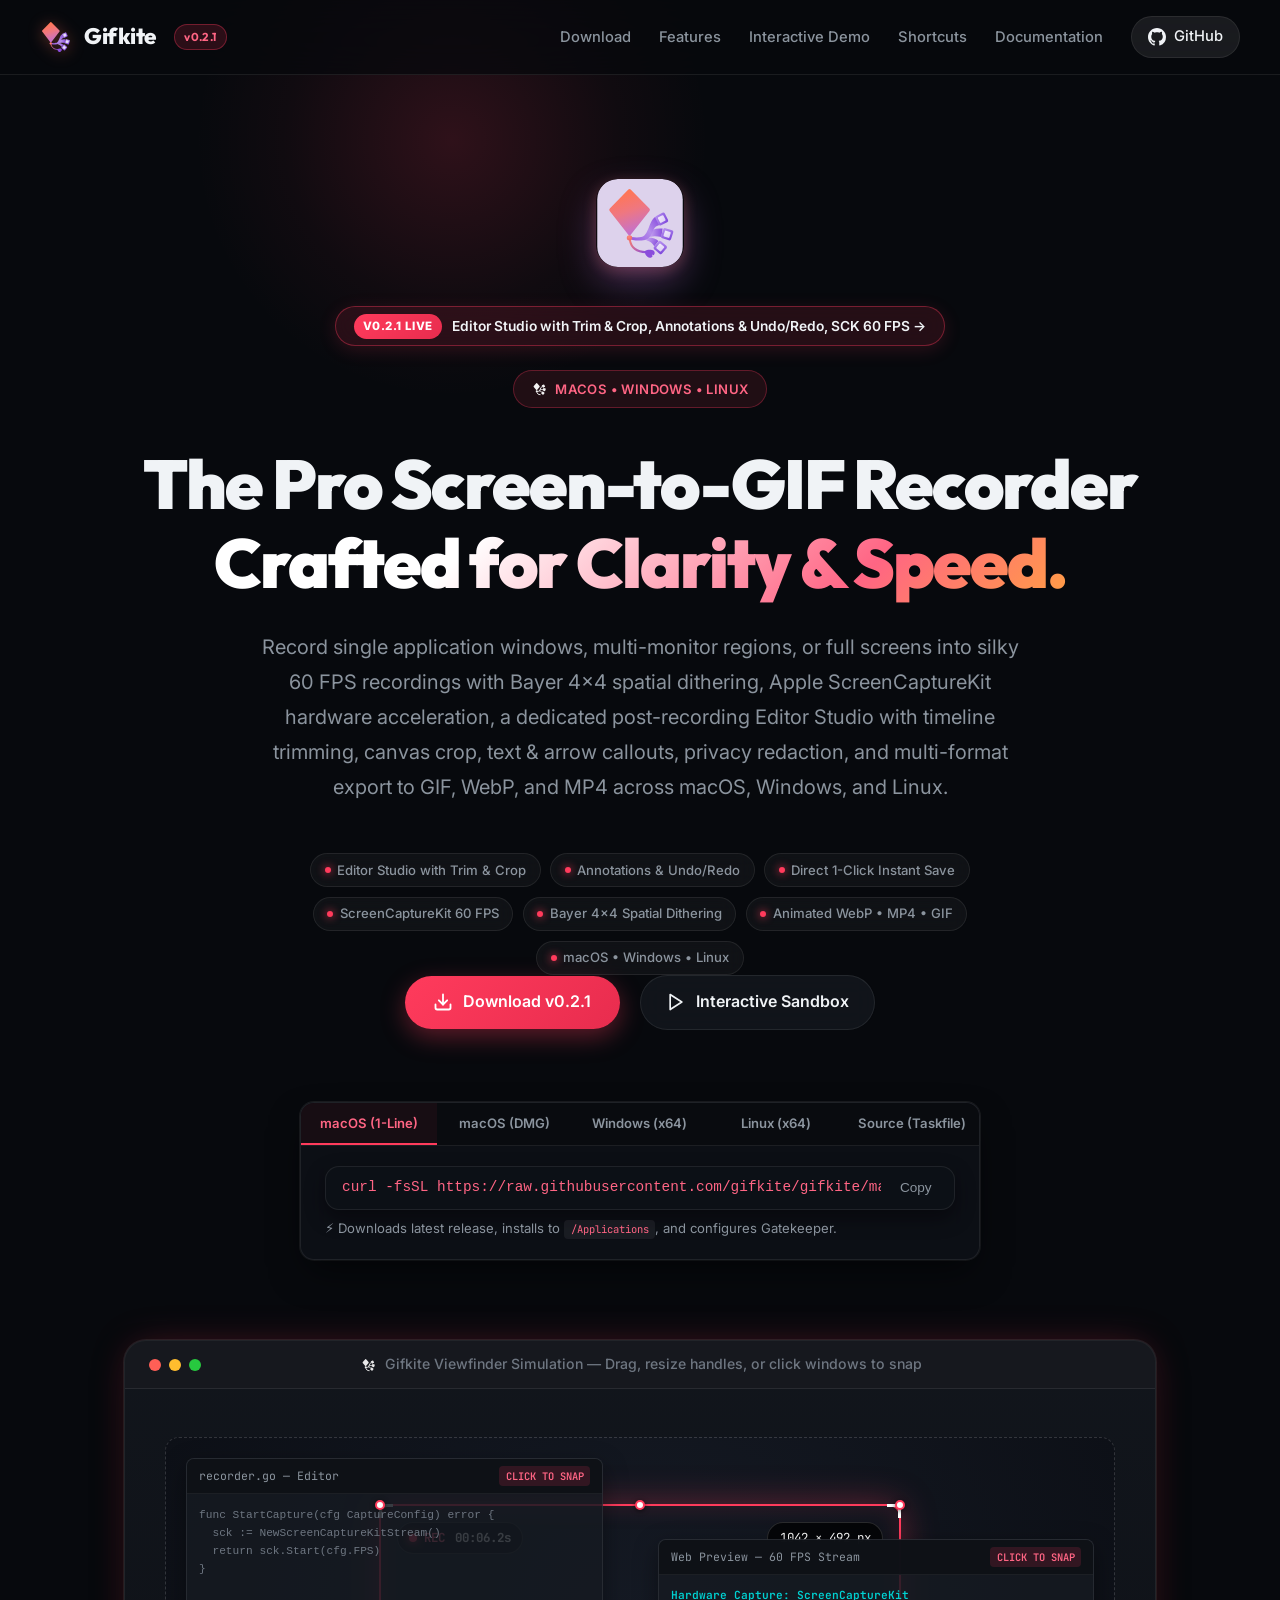
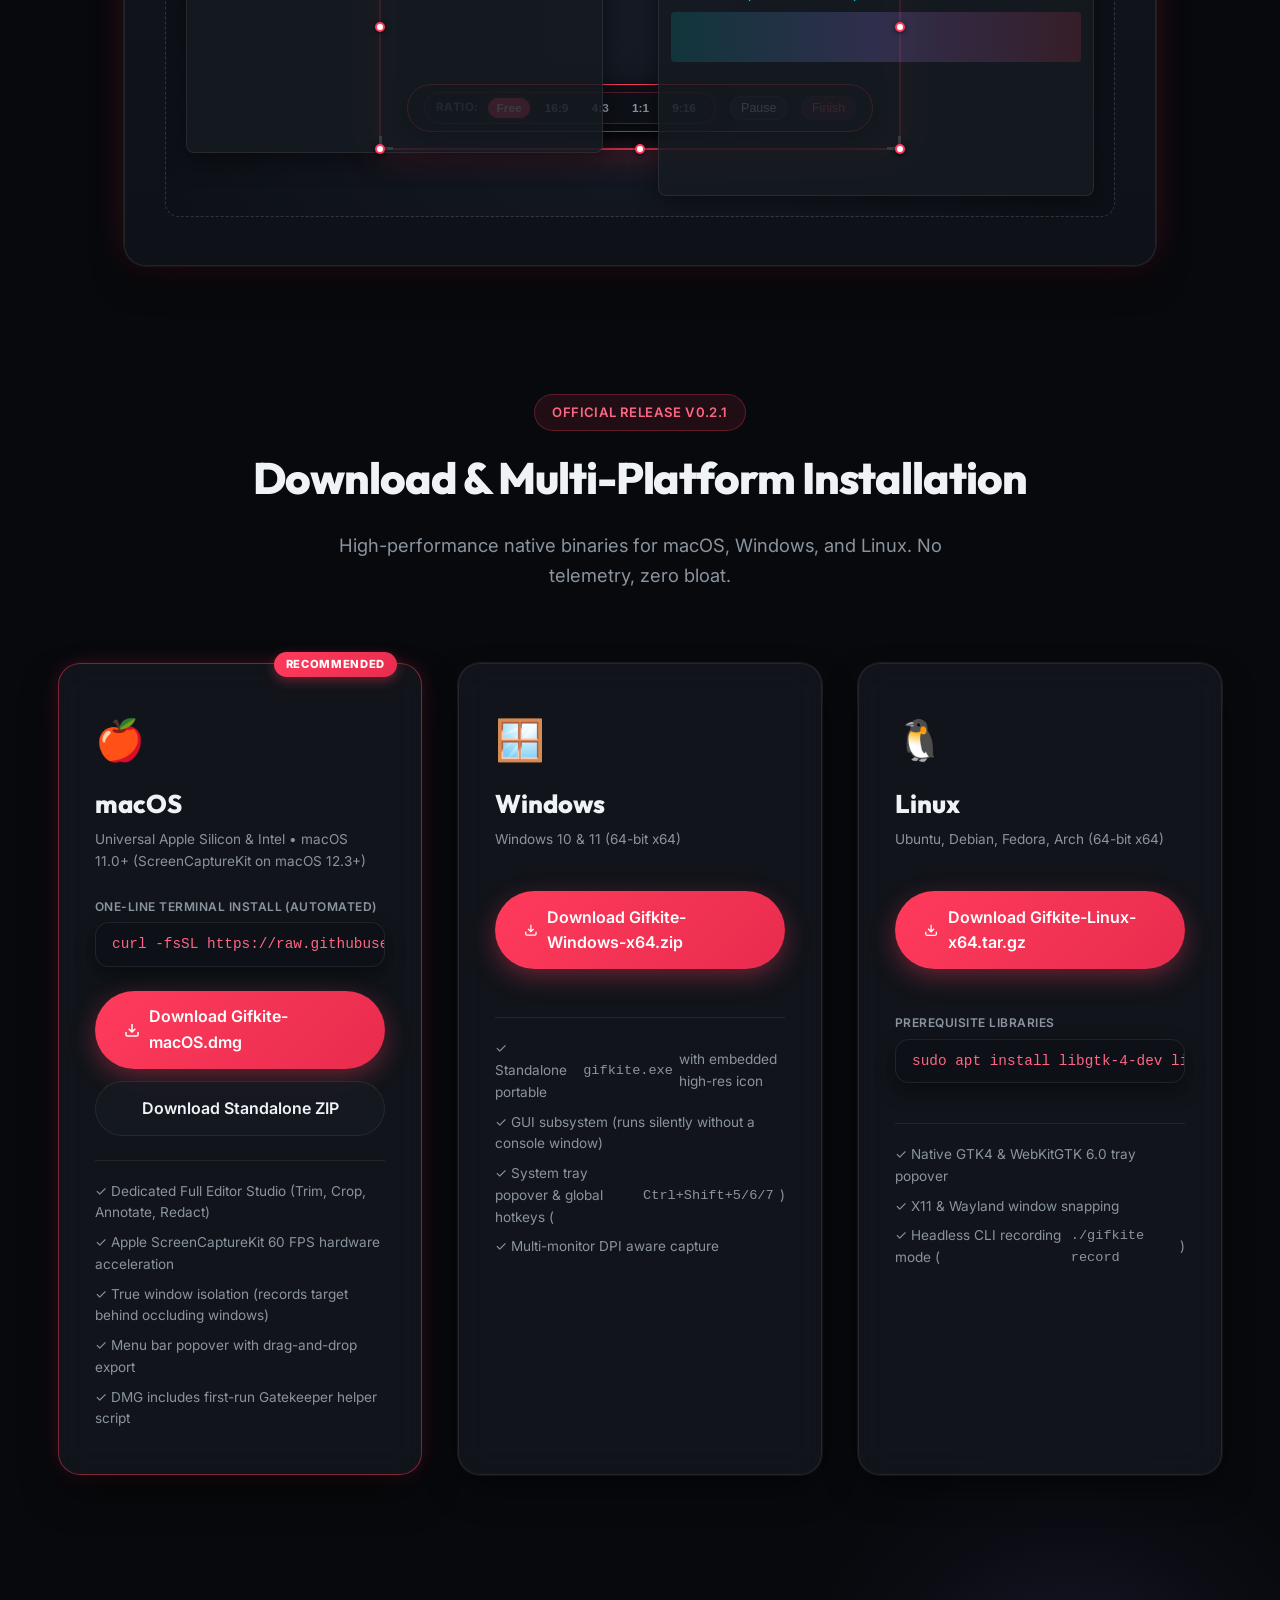
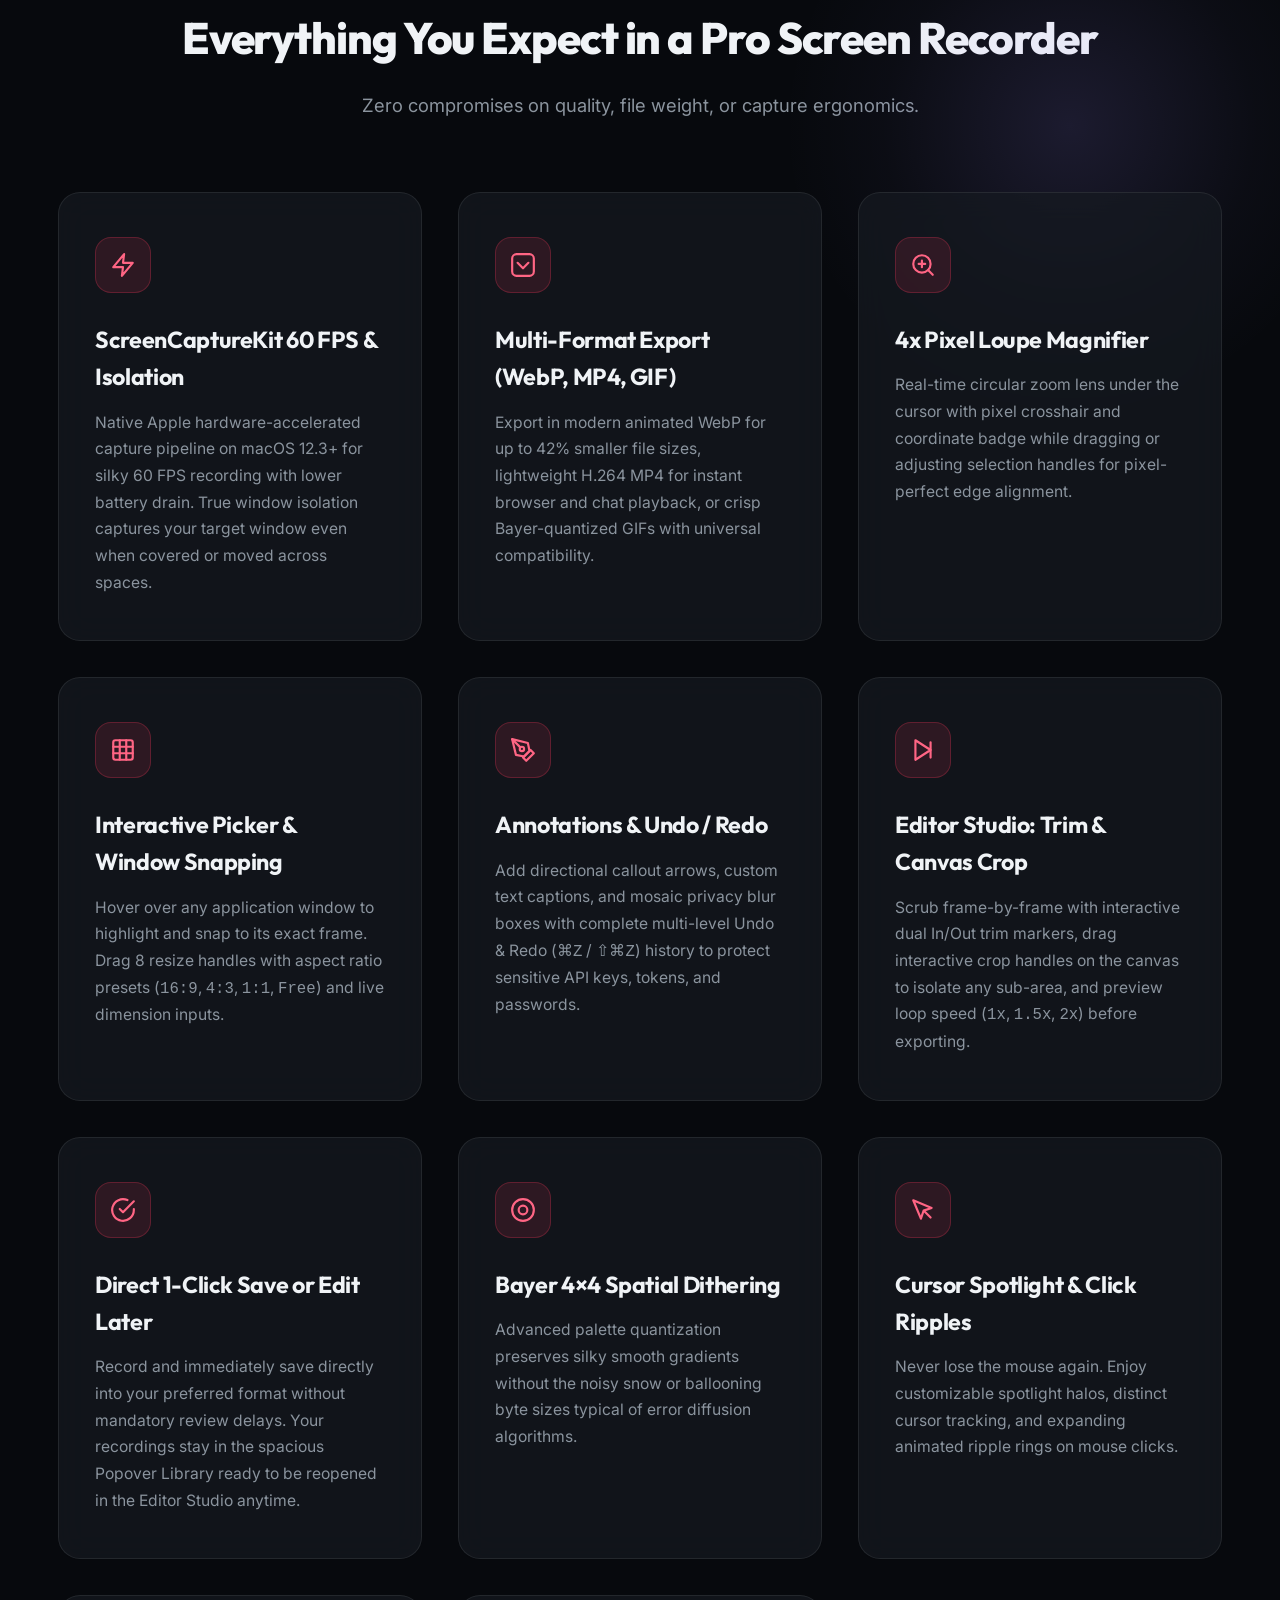
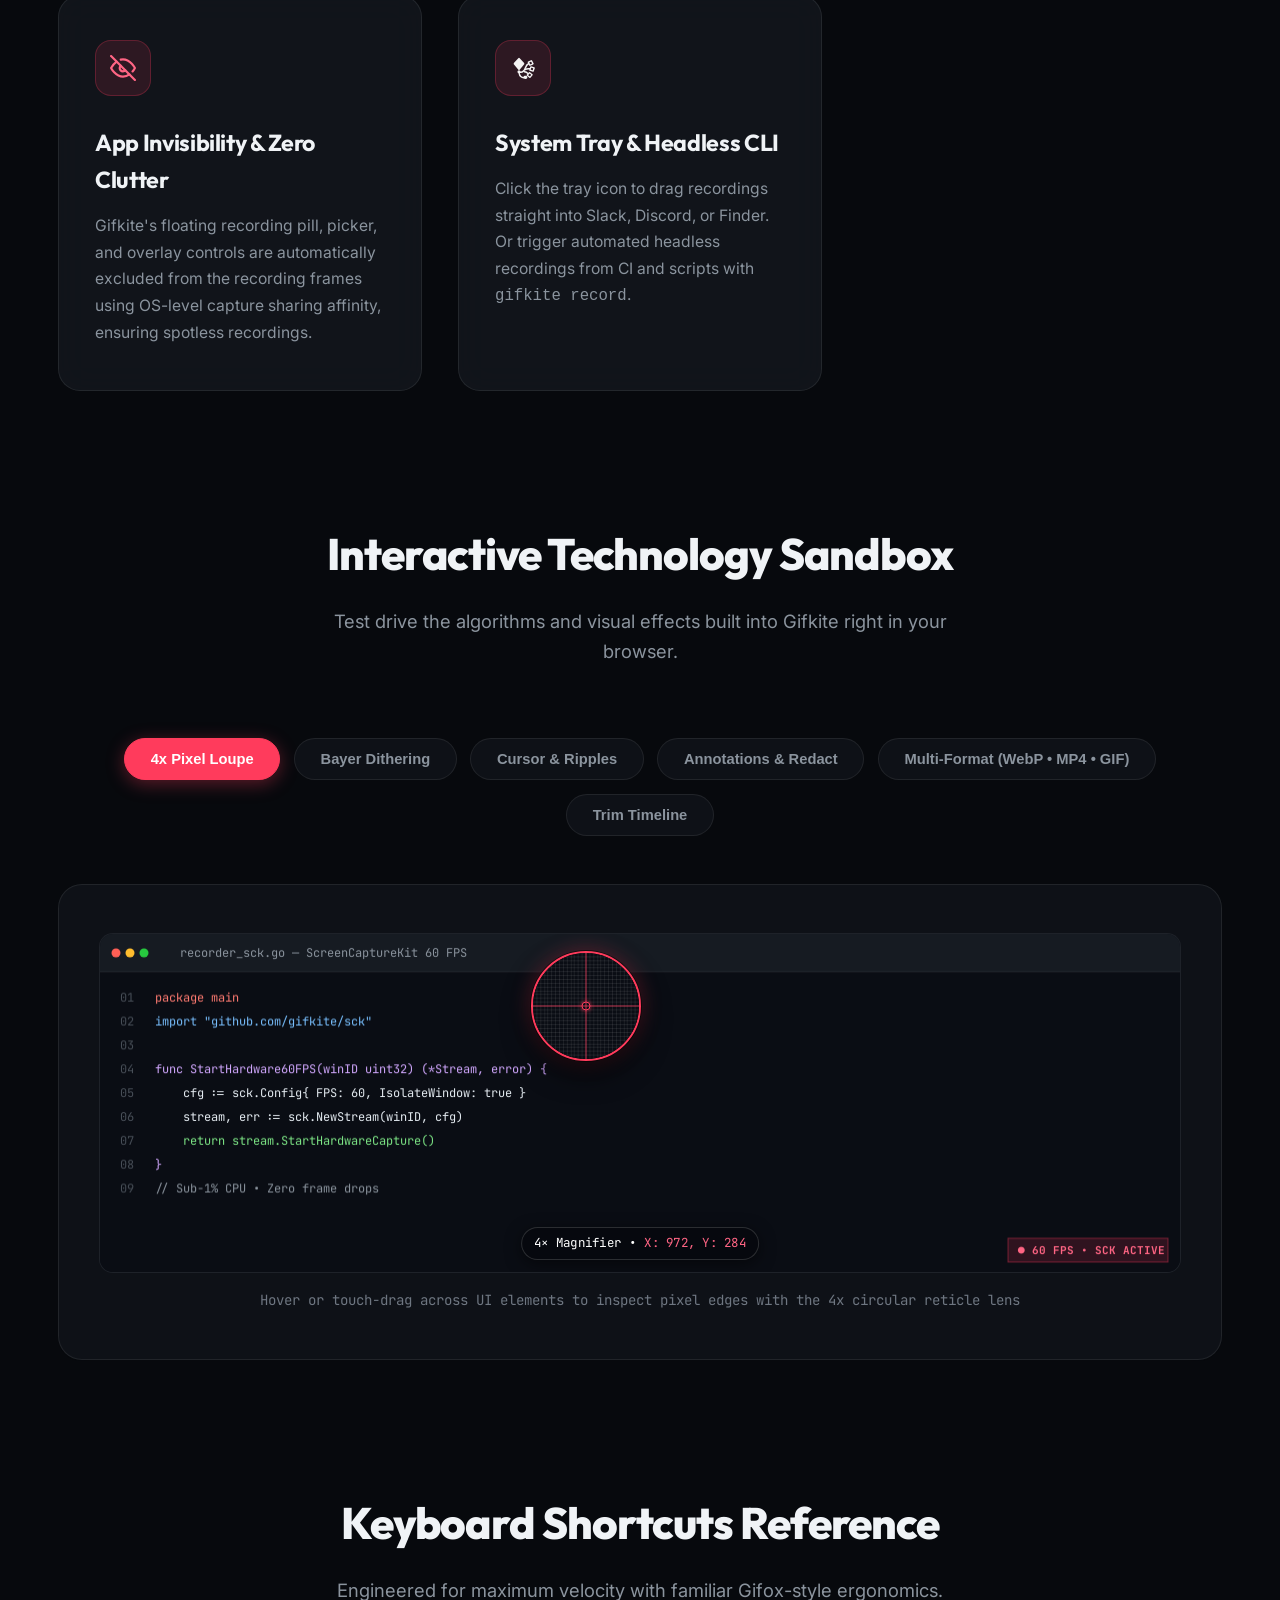
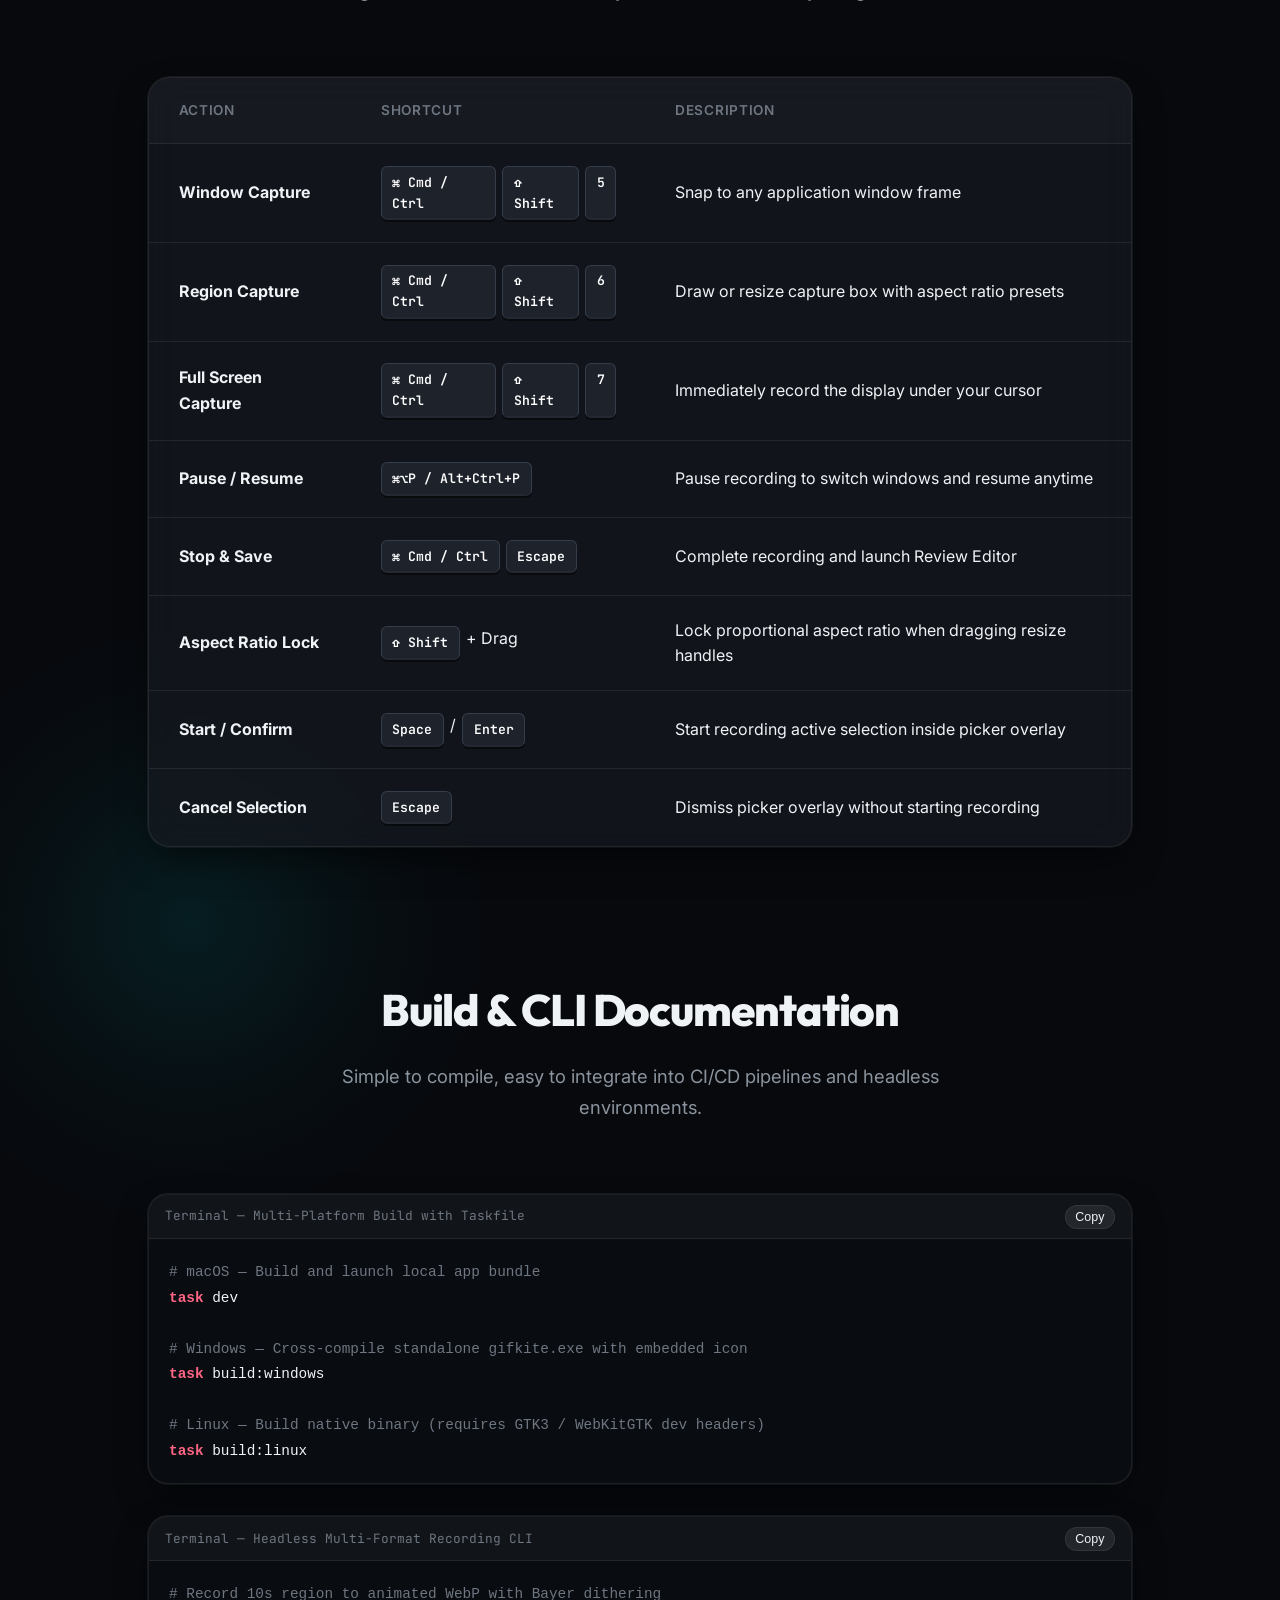
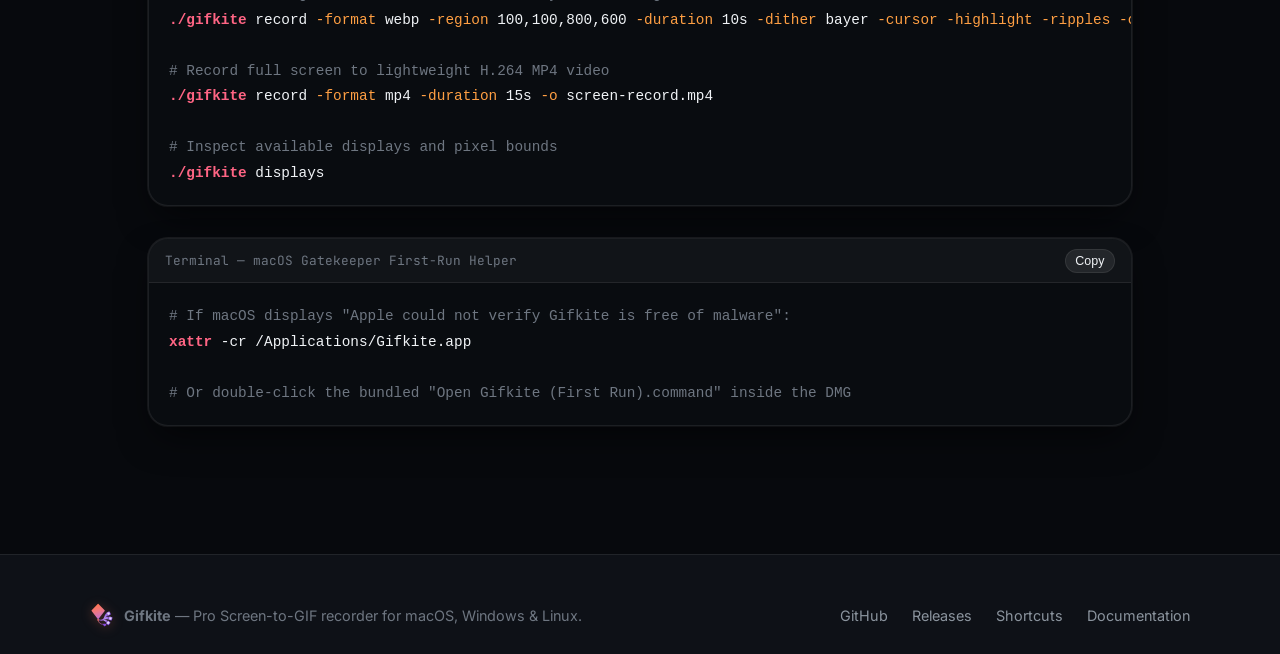
<file: docs/index.html>
<!doctype html>
<html lang="en">
<head>
  <base href="./">
  <meta charset="utf-8">
  <meta name="viewport" content="width=device-width, initial-scale=1.0">
  <title>Gifkite — Pro Screen-to-GIF, WebP &amp; MP4 Recorder for macOS, Windows &amp; Linux</title>
  <meta name="description" content="Gifkite is a fast, high-performance screen recorder with Apple ScreenCaptureKit 60 FPS capture, Bayer 4×4 spatial dithering, 4x pixel loupe magnifier, in-app annotations &amp; privacy redaction, and multi-format export to GIF, animated WebP, and MP4.">
  <meta name="keywords" content="Gifkite, screen recorder, GIF recorder, WebP recorder, MP4 recorder, ScreenCaptureKit, 60 FPS, macOS menu bar app, Windows system tray, Linux, Bayer dithering, pixel loupe, screen capture">
  <meta property="og:title" content="Gifkite — Pro Screen Recorder for macOS, Windows &amp; Linux">
  <meta property="og:description" content="Capture isolated windows and regions into 60 FPS recordings with 4x pixel loupe, Bayer dithering, privacy redaction, and multi-format export to GIF, WebP, and MP4.">
  <meta property="og:type" content="website">
  <meta property="og:url" content="https://gifkite.github.io/gifkite/">
  <meta property="og:image" content="https://gifkite.github.io/gifkite/assets/gifkite-logo-dark.svg">
  <meta name="theme-color" content="#07090d">
  <link rel="preconnect" href="https://fonts.googleapis.com">
  <link rel="preconnect" href="https://fonts.gstatic.com" crossorigin>
  <link href="https://fonts.googleapis.com/css2?family=Inter:wght@400;500;600;700;800&family=JetBrains+Mono:wght@400;500;600&family=Outfit:wght@500;600;700;800;900&display=swap" rel="stylesheet">
  <link rel="icon" type="image/svg+xml" href="assets/gifkite-mark.svg">
  <link rel="apple-touch-icon" href="assets/gifkite-app-icon.svg">
  <link rel="stylesheet" href="style.css">
  <script defer src="app.js"></script>
</head>
<body>

  <!-- Ambient Light Orbs -->
  <div class="bg-glow-wrapper" aria-hidden="true">
    <div class="glow-orb-1"></div>
    <div class="glow-orb-2"></div>
    <div class="glow-orb-3"></div>
  </div>

  <!-- Sticky Navbar -->
  <header class="site-nav">
    <div class="nav-container">
      <a href="#" class="logo-group" id="nav-logo">
        <img src="assets/gifkite-mark.svg" alt="Gifkite logo" class="nav-logo-mark" width="32" height="32">
        <span>Gifkite</span>
        <span class="nav-version-badge">v0.2.1</span>
      </a>

      <nav aria-label="Main Navigation">
        <ul class="nav-links">
          <li><a href="#download">Download</a></li>
          <li><a href="#features">Features</a></li>
          <li><a href="#playground">Interactive Demo</a></li>
          <li><a href="#shortcuts">Shortcuts</a></li>
          <li><a href="#docs">Documentation</a></li>
          <li>
            <a href="https://github.com/gifkite/gifkite" target="_blank" rel="noopener noreferrer" class="nav-btn-gh" id="btn-gh-nav">
              <svg width="18" height="18" viewBox="0 0 24 24" fill="currentColor">
                <path d="M12 0C5.37 0 0 5.37 0 12c0 5.31 3.435 9.795 8.205 11.385.6.105.825-.255.825-.57 0-.285-.015-1.23-.015-2.235-3.015.555-3.795-.735-4.035-1.41-.135-.345-.72-1.41-1.23-1.695-.42-.225-1.02-.78-.015-.795.945-.015 1.62.87 1.845 1.23 1.08 1.815 2.805 1.305 3.495.99.105-.78.42-1.305.765-1.605-2.67-.3-5.46-1.335-5.46-5.925 0-1.305.465-2.385 1.23-3.225-.12-.3-.54-1.53.12-3.18 0 0 1.005-.315 3.3 1.23.96-.27 1.98-.405 3-.405s2.04.135 3 .405c2.295-1.56 3.3-1.23 3.3-1.23.66 1.65.24 2.88.12 3.18.765.84 1.23 1.905 1.23 3.225 0 4.605-2.805 5.625-5.475 5.925.435.375.81 1.095.81 2.22 0 1.605-.015 2.895-.015 3.3 0 .315.225.69.825.57A12.02 12.02 0 0024 12c0-6.63-5.37-12-12-12z"/>
              </svg>
              <span>GitHub</span>
            </a>
          </li>
        </ul>
      </nav>
    </div>
  </header>

  <!-- Hero Section -->
  <section class="hero" id="hero-section">
    <div class="hero-icon-container">
      <img src="assets/gifkite-app-icon.svg" alt="Gifkite App Icon" class="hero-app-icon" width="84" height="84">
    </div>

    <div>
      <a href="#download" class="hero-release-pill">
        <span class="hero-release-tag">v0.2.1 LIVE</span>
        <span>Editor Studio with Trim &amp; Crop, Annotations &amp; Undo/Redo, SCK 60 FPS &rarr;</span>
      </a>
    </div>

    <div class="badge-pill">
      <img src="assets/gifkite-menubar-template-small.svg" class="badge-menubar-icon" alt="" width="14" height="14">
      <span>macOS • Windows • Linux</span>
    </div>

    <h1>
      The Pro Screen-to-GIF Recorder<br>
      <span class="gradient-text">Crafted for Clarity & Speed.</span>
    </h1>

    <p class="lead">
      Record single application windows, multi-monitor regions, or full screens into silky 60 FPS recordings with Bayer 4×4 spatial dithering, Apple ScreenCaptureKit hardware acceleration, a dedicated post-recording Editor Studio with timeline trimming, canvas crop, text &amp; arrow callouts, privacy redaction, and multi-format export to GIF, WebP, and MP4 across macOS, Windows, and Linux.
    </p>

    <div class="hero-pills">
      <span class="hero-pill-item"><span class="pill-dot"></span>Editor Studio with Trim &amp; Crop</span>
      <span class="hero-pill-item"><span class="pill-dot"></span>Annotations &amp; Undo/Redo</span>
      <span class="hero-pill-item"><span class="pill-dot"></span>Direct 1-Click Instant Save</span>
      <span class="hero-pill-item"><span class="pill-dot"></span>ScreenCaptureKit 60 FPS</span>
      <span class="hero-pill-item"><span class="pill-dot"></span>Bayer 4×4 Spatial Dithering</span>
      <span class="hero-pill-item"><span class="pill-dot"></span>Animated WebP • MP4 • GIF</span>
      <span class="hero-pill-item"><span class="pill-dot"></span>macOS • Windows • Linux</span>
    </div>

    <div class="hero-actions">
      <a href="#download" class="btn-primary" id="hero-download-btn">
        <svg width="20" height="20" viewBox="0 0 24 24" fill="none" stroke="currentColor" stroke-width="2.2" stroke-linecap="round" stroke-linejoin="round">
          <path d="M21 15v4a2 2 0 0 1-2 2H5a2 2 0 0 1-2-2v-4"></path>
          <polyline points="7 10 12 15 17 10"></polyline>
          <line x1="12" y1="15" x2="12" y2="3"></line>
        </svg>
        <span>Download v0.2.1</span>
      </a>

      <a href="#playground" class="btn-secondary" id="hero-try-btn">
        <svg width="20" height="20" viewBox="0 0 24 24" fill="none" stroke="currentColor" stroke-width="2" stroke-linecap="round" stroke-linejoin="round">
          <polygon points="5 3 19 12 5 21 5 3"></polygon>
        </svg>
        <span>Interactive Sandbox</span>
      </a>
    </div>

    <!-- Multi-Platform Quick Install Switcher -->
    <div class="hero-install-card">
      <div class="install-tabs" role="tablist">
        <button class="install-tab-btn active" data-platform="mac-curl">macOS (1-Line)</button>
        <button class="install-tab-btn" data-platform="mac-dmg">macOS (DMG)</button>
        <button class="install-tab-btn" data-platform="win-zip">Windows (x64)</button>
        <button class="install-tab-btn" data-platform="linux-tar">Linux (x64)</button>
        <button class="install-tab-btn" data-platform="source">Source (Taskfile)</button>
      </div>
      <div class="install-pane active" id="pane-mac-curl">
        <div class="install-bar">
          <code>curl -fsSL https://raw.githubusercontent.com/gifkite/gifkite/main/install.sh | bash</code>
          <button class="btn-copy" data-copy="curl -fsSL https://raw.githubusercontent.com/gifkite/gifkite/main/install.sh | bash">Copy</button>
        </div>
        <p class="install-subtext">⚡ Downloads latest release, installs to <code>/Applications</code>, and configures Gatekeeper.</p>
      </div>
      <div class="install-pane" id="pane-mac-dmg">
        <div class="install-action-row">
          <a href="https://github.com/gifkite/gifkite/releases/latest/download/Gifkite-macOS.dmg" class="btn-dl-direct">Download Gifkite-macOS.dmg</a>
          <a href="https://github.com/gifkite/gifkite/releases/latest/download/Gifkite-macOS.zip" class="btn-dl-alt">Download .zip</a>
        </div>
        <p class="install-subtext">🛡️ Includes drag-to-Applications symlink + bundled First-Run Gatekeeper helper script.</p>
      </div>
      <div class="install-pane" id="pane-win-zip">
        <div class="install-action-row">
          <a href="https://github.com/gifkite/gifkite/releases/latest/download/Gifkite-Windows-x64.zip" class="btn-dl-direct">Download Gifkite-Windows-x64.zip</a>
        </div>
        <p class="install-subtext">🪟 Portable standalone <code>gifkite.exe</code> with GUI subsystem (zero console popup) and system tray.</p>
      </div>
      <div class="install-pane" id="pane-linux-tar">
        <div class="install-action-row">
          <a href="https://github.com/gifkite/gifkite/releases/latest/download/Gifkite-Linux-x64.tar.gz" class="btn-dl-direct">Download Gifkite-Linux-x64.tar.gz</a>
        </div>
        <p class="install-subtext">🐧 Requires GTK4 &amp; WebKitGTK 6.0: <code>sudo apt install libgtk-4-dev libwebkitgtk-6.0-dev</code></p>
      </div>
      <div class="install-pane" id="pane-source">
        <div class="install-bar">
          <code>git clone https://github.com/gifkite/gifkite.git && cd gifkite && task dev</code>
          <button class="btn-copy" data-copy="git clone https://github.com/gifkite/gifkite.git && cd gifkite && task dev">Copy</button>
        </div>
        <p class="install-subtext">🛠️ Requires Go 1.25+ and Taskfile. Builds local app bundle with ad-hoc code signature.</p>
      </div>
    </div>
  </section>

  <!-- Hero Window Preview & Viewfinder Demo -->
  <div class="hero-preview">
    <div class="mac-window">
      <div class="window-header">
        <div class="window-dots">
          <span class="dot-red"></span>
          <span class="dot-yellow"></span>
          <span class="dot-green"></span>
        </div>
        <div class="window-title">
          <img src="assets/gifkite-menubar-template-small.svg" width="14" height="14" alt="" class="window-title-icon">
          <span>Gifkite Viewfinder Simulation — Drag, resize handles, or click windows to snap</span>
        </div>
        <div style="width: 50px;"></div>
      </div>

      <div class="window-content">
        <div class="interactive-viewfinder" id="vf-container">
          <!-- Mock Windows for Interactive Snapping -->
          <div class="mock-snap-target snap-target-editor" id="snap-editor" title="Click to snap selection to Editor window">
            <div class="snap-titlebar">
              <span>recorder.go — Editor</span>
              <span class="snap-badge">Click to Snap</span>
            </div>
            <div class="snap-body">
              <div><code>func StartCapture(cfg CaptureConfig) error {</code></div>
              <div><code>&nbsp;&nbsp;sck := NewScreenCaptureKitStream()</code></div>
              <div><code>&nbsp;&nbsp;return sck.Start(cfg.FPS)</code></div>
              <div><code>}</code></div>
            </div>
          </div>

          <div class="mock-snap-target snap-target-browser" id="snap-browser" title="Click to snap selection to Browser window">
            <div class="snap-titlebar">
              <span>Web Preview — 60 FPS Stream</span>
              <span class="snap-badge">Click to Snap</span>
            </div>
            <div class="snap-body">
              <div style="color: var(--cyan-accent); font-weight: 600;">Hardware Capture: ScreenCaptureKit</div>
              <div class="snap-placeholder-chart"></div>
            </div>
          </div>

          <!-- Interactive Selection Viewfinder Box -->
          <div class="viewfinder-box" id="vf-box">
            <!-- Corner brackets -->
            <span class="corner-bracket cb-tl"></span>
            <span class="corner-bracket cb-tr"></span>
            <span class="corner-bracket cb-bl"></span>
            <span class="corner-bracket cb-br"></span>

            <!-- 8 Interactive Resize Handles -->
            <div class="h-dot h-nw" data-handle="nw"></div>
            <div class="h-dot h-n" data-handle="n"></div>
            <div class="h-dot h-ne" data-handle="ne"></div>
            <div class="h-dot h-e" data-handle="e"></div>
            <div class="h-dot h-se" data-handle="se"></div>
            <div class="h-dot h-s" data-handle="s"></div>
            <div class="h-dot h-sw" data-handle="sw"></div>
            <div class="h-dot h-w" data-handle="w"></div>

            <div class="vf-hud">
              <div class="vf-pill vf-rec-indicator">
                <span class="beacon-dot" id="vf-recdot"></span>
                <span>REC</span>
                <span id="vf-rectime" style="color: #fff; margin-left: 4px;">00:03.4s</span>
              </div>
              <div class="vf-pill" id="vf-dim">1280 × 720 px</div>
            </div>

            <!-- Floating Aspect Ratio Toolbar -->
            <div class="vf-pill-controls">
              <div class="vf-aspect-bar">
                <span class="vf-aspect-label">Ratio:</span>
                <button class="vf-aspect-btn active" data-ratio="free">Free</button>
                <button class="vf-aspect-btn" data-ratio="16:9">16:9</button>
                <button class="vf-aspect-btn" data-ratio="4:3">4:3</button>
                <button class="vf-aspect-btn" data-ratio="1:1">1:1</button>
                <button class="vf-aspect-btn" data-ratio="9:16">9:16</button>
              </div>
              <button class="vf-btn-action" id="vf-toggle-rec">Pause</button>
              <button class="vf-btn-action" id="vf-btn-finish" style="background: rgba(255, 59, 92, 0.2); color: var(--coral-light);">Finish</button>
            </div>
          </div>
        </div>
      </div>
    </div>
  </div>

  <!-- Downloads Section -->
  <section class="downloads-section" id="download">
    <div class="section-head">
      <div class="badge-pill" style="margin-bottom: 0.75rem;">Official Release v0.2.1</div>
      <h2>Download &amp; Multi-Platform Installation</h2>
      <p>High-performance native binaries for macOS, Windows, and Linux. No telemetry, zero bloat.</p>
    </div>

    <div class="download-cards-grid">
      <!-- macOS Card -->
      <div class="dl-card dl-card-highlight">
        <div class="dl-card-badge">RECOMMENDED</div>
        <div class="dl-os-icon">🍎</div>
        <h3>macOS</h3>
        <p class="dl-os-meta">Universal Apple Silicon &amp; Intel • macOS 11.0+ (ScreenCaptureKit on macOS 12.3+)</p>

        <div class="dl-terminal-box">
          <span class="dl-terminal-label">One-Line Terminal Install (Automated)</span>
          <div class="install-bar">
            <code>curl -fsSL https://raw.githubusercontent.com/gifkite/gifkite/main/install.sh | bash</code>
            <button class="btn-copy" data-copy="curl -fsSL https://raw.githubusercontent.com/gifkite/gifkite/main/install.sh | bash">Copy</button>
          </div>
        </div>

        <div class="dl-btn-group">
          <a href="https://github.com/gifkite/gifkite/releases/latest/download/Gifkite-macOS.dmg" class="btn-primary" style="width: 100%; justify-content: center;">
            <svg width="18" height="18" viewBox="0 0 24 24" fill="none" stroke="currentColor" stroke-width="2.2"><path d="M21 15v4a2 2 0 0 1-2 2H5a2 2 0 0 1-2-2v-4"></path><polyline points="7 10 12 15 17 10"></polyline><line x1="12" y1="15" x2="12" y2="3"></line></svg>
            <span>Download Gifkite-macOS.dmg</span>
          </a>
          <a href="https://github.com/gifkite/gifkite/releases/latest/download/Gifkite-macOS.zip" class="btn-secondary" style="width: 100%; justify-content: center;">
            <span>Download Standalone ZIP</span>
          </a>
        </div>

        <div class="dl-features-list">
          <span>✓ Dedicated Full Editor Studio (Trim, Crop, Annotate, Redact)</span>
          <span>✓ Apple ScreenCaptureKit 60 FPS hardware acceleration</span>
          <span>✓ True window isolation (records target behind occluding windows)</span>
          <span>✓ Menu bar popover with drag-and-drop export</span>
          <span>✓ DMG includes first-run Gatekeeper helper script</span>
        </div>
      </div>

      <!-- Windows Card -->
      <div class="dl-card">
        <div class="dl-os-icon">🪟</div>
        <h3>Windows</h3>
        <p class="dl-os-meta">Windows 10 &amp; 11 (64-bit x64)</p>

        <div class="dl-btn-group" style="margin-top: 1rem;">
          <a href="https://github.com/gifkite/gifkite/releases/latest/download/Gifkite-Windows-x64.zip" class="btn-primary" style="width: 100%; justify-content: center;">
            <svg width="18" height="18" viewBox="0 0 24 24" fill="none" stroke="currentColor" stroke-width="2.2"><path d="M21 15v4a2 2 0 0 1-2 2H5a2 2 0 0 1-2-2v-4"></path><polyline points="7 10 12 15 17 10"></polyline><line x1="12" y1="15" x2="12" y2="3"></line></svg>
            <span>Download Gifkite-Windows-x64.zip</span>
          </a>
        </div>

        <div class="dl-features-list" style="margin-top: 1.5rem;">
          <span>✓ Standalone portable <code>gifkite.exe</code> with embedded high-res icon</span>
          <span>✓ GUI subsystem (runs silently without a console window)</span>
          <span>✓ System tray popover &amp; global hotkeys (<code>Ctrl+Shift+5/6/7</code>)</span>
          <span>✓ Multi-monitor DPI aware capture</span>
        </div>
      </div>

      <!-- Linux Card -->
      <div class="dl-card">
        <div class="dl-os-icon">🐧</div>
        <h3>Linux</h3>
        <p class="dl-os-meta">Ubuntu, Debian, Fedora, Arch (64-bit x64)</p>

        <div class="dl-btn-group" style="margin-top: 1rem;">
          <a href="https://github.com/gifkite/gifkite/releases/latest/download/Gifkite-Linux-x64.tar.gz" class="btn-primary" style="width: 100%; justify-content: center;">
            <svg width="18" height="18" viewBox="0 0 24 24" fill="none" stroke="currentColor" stroke-width="2.2"><path d="M21 15v4a2 2 0 0 1-2 2H5a2 2 0 0 1-2-2v-4"></path><polyline points="7 10 12 15 17 10"></polyline><line x1="12" y1="15" x2="12" y2="3"></line></svg>
            <span>Download Gifkite-Linux-x64.tar.gz</span>
          </a>
        </div>

        <div class="dl-terminal-box" style="margin-top: 1.25rem;">
          <span class="dl-terminal-label">Prerequisite Libraries</span>
          <div class="install-bar">
            <code>sudo apt install libgtk-4-dev libwebkitgtk-6.0-dev</code>
            <button class="btn-copy" data-copy="sudo apt install libgtk-4-dev libwebkitgtk-6.0-dev">Copy</button>
          </div>
        </div>

        <div class="dl-features-list" style="margin-top: 1rem;">
          <span>✓ Native GTK4 &amp; WebKitGTK 6.0 tray popover</span>
          <span>✓ X11 &amp; Wayland window snapping</span>
          <span>✓ Headless CLI recording mode (<code>./gifkite record</code>)</span>
        </div>
      </div>
    </div>
  </section>

  <!-- Features Grid -->
  <section class="features" id="features">
    <div class="section-head">
      <h2>Everything You Expect in a Pro Screen Recorder</h2>
      <p>Zero compromises on quality, file weight, or capture ergonomics.</p>
    </div>

    <div class="features-grid">
      <!-- Feature 1 -->
      <article class="feature-card">
        <div class="feature-icon-wrapper">
          <svg width="26" height="26" viewBox="0 0 24 24" fill="none" stroke="currentColor" stroke-width="2" stroke-linecap="round" stroke-linejoin="round">
            <polygon points="13 2 3 14 12 14 11 22 21 10 12 10 13 2"/>
          </svg>
        </div>
        <h3>ScreenCaptureKit 60 FPS &amp; Isolation</h3>
        <p>Native Apple hardware-accelerated capture pipeline on macOS 12.3+ for silky 60 FPS recording with lower battery drain. True window isolation captures your target window even when covered or moved across spaces.</p>
      </article>

      <!-- Feature 2 -->
      <article class="feature-card">
        <div class="feature-icon-wrapper">
          <svg width="26" height="26" viewBox="0 0 24 24" fill="none" stroke="currentColor" stroke-width="2" stroke-linecap="round" stroke-linejoin="round">
            <rect x="2" y="2" width="20" height="20" rx="4"/>
            <path d="M7 10l5 5 5-5"/>
          </svg>
        </div>
        <h3>Multi-Format Export (WebP, MP4, GIF)</h3>
        <p>Export in modern animated WebP for up to 42% smaller file sizes, lightweight H.264 MP4 for instant browser and chat playback, or crisp Bayer-quantized GIFs with universal compatibility.</p>
      </article>

      <!-- Feature 3 -->
      <article class="feature-card">
        <div class="feature-icon-wrapper">
          <svg width="26" height="26" viewBox="0 0 24 24" fill="none" stroke="currentColor" stroke-width="2" stroke-linecap="round" stroke-linejoin="round">
            <circle cx="11" cy="11" r="8"/>
            <line x1="21" y1="21" x2="16.65" y2="16.65"/>
            <line x1="11" y1="8" x2="11" y2="14"/>
            <line x1="8" y1="11" x2="14" y2="11"/>
          </svg>
        </div>
        <h3>4x Pixel Loupe Magnifier</h3>
        <p>Real-time circular zoom lens under the cursor with pixel crosshair and coordinate badge while dragging or adjusting selection handles for pixel-perfect edge alignment.</p>
      </article>

      <!-- Feature 4 -->
      <article class="feature-card">
        <div class="feature-icon-wrapper">
          <svg width="26" height="26" viewBox="0 0 24 24" fill="none" stroke="currentColor" stroke-width="2" stroke-linecap="round" stroke-linejoin="round">
            <rect x="3" y="3" width="18" height="18" rx="2"></rect>
            <path d="M9 3v18"></path>
            <path d="M15 3v18"></path>
            <path d="M3 9h18"></path>
            <path d="M3 15h18"></path>
          </svg>
        </div>
        <h3>Interactive Picker &amp; Window Snapping</h3>
        <p>Hover over any application window to highlight and snap to its exact frame. Drag 8 resize handles with aspect ratio presets (<code>16:9</code>, <code>4:3</code>, <code>1:1</code>, <code>Free</code>) and live dimension inputs.</p>
      </article>

      <!-- Feature 5 -->
      <article class="feature-card">
        <div class="feature-icon-wrapper">
          <svg width="26" height="26" viewBox="0 0 24 24" fill="none" stroke="currentColor" stroke-width="2" stroke-linecap="round" stroke-linejoin="round">
            <path d="M12 19l7-7 3 3-7 7-3-3z"/>
            <path d="M18 13l-1.5-7.5L2 2l3.5 14.5L13 18l5-5z"/>
            <path d="M2 2l7.586 7.586"/>
            <circle cx="11" cy="11" r="2"/>
          </svg>
        </div>
        <h3>Annotations &amp; Undo / Redo</h3>
        <p>Add directional callout arrows, custom text captions, and mosaic privacy blur boxes with complete multi-level Undo &amp; Redo (<code>⌘Z</code> / <code>⇧⌘Z</code>) history to protect sensitive API keys, tokens, and passwords.</p>
      </article>

      <!-- Feature 6 -->
      <article class="feature-card">
        <div class="feature-icon-wrapper">
          <svg width="26" height="26" viewBox="0 0 24 24" fill="none" stroke="currentColor" stroke-width="2" stroke-linecap="round" stroke-linejoin="round">
            <polygon points="5 3 19 12 5 21 5 3"/>
            <line x1="19" y1="5" x2="19" y2="19"/>
          </svg>
        </div>
        <h3>Editor Studio: Trim &amp; Canvas Crop</h3>
        <p>Scrub frame-by-frame with interactive dual In/Out trim markers, drag interactive crop handles on the canvas to isolate any sub-area, and preview loop speed (<code>1x</code>, <code>1.5x</code>, <code>2x</code>) before exporting.</p>
      </article>

      <!-- Feature 7 -->
      <article class="feature-card">
        <div class="feature-icon-wrapper">
          <svg width="26" height="26" viewBox="0 0 24 24" fill="none" stroke="currentColor" stroke-width="2" stroke-linecap="round" stroke-linejoin="round">
            <path d="M22 11.08V12a10 10 0 1 1-5.93-9.14"/>
            <polyline points="22 4 12 14.01 9 11.01"/>
          </svg>
        </div>
        <h3>Direct 1-Click Save or Edit Later</h3>
        <p>Record and immediately save directly into your preferred format without mandatory review delays. Your recordings stay in the spacious Popover Library ready to be reopened in the Editor Studio anytime.</p>
      </article>

      <!-- Feature 8 -->
      <article class="feature-card">
        <div class="feature-icon-wrapper">
          <svg width="26" height="26" viewBox="0 0 24 24" fill="none" stroke="currentColor" stroke-width="2" stroke-linecap="round" stroke-linejoin="round">
            <circle cx="12" cy="12" r="10"/>
            <path d="M8 12a4 4 0 1 0 8 0 4 4 0 1 0-8 0"/>
          </svg>
        </div>
        <h3>Bayer 4×4 Spatial Dithering</h3>
        <p>Advanced palette quantization preserves silky smooth gradients without the noisy snow or ballooning byte sizes typical of error diffusion algorithms.</p>
      </article>

      <!-- Feature 8 -->
      <article class="feature-card">
        <div class="feature-icon-wrapper">
          <svg width="26" height="26" viewBox="0 0 24 24" fill="none" stroke="currentColor" stroke-width="2" stroke-linecap="round" stroke-linejoin="round">
            <path d="M3 3l7.07 16.97 2.51-7.39 7.39-2.51L3 3z"/>
            <path d="M13 13l6 6"/>
          </svg>
        </div>
        <h3>Cursor Spotlight &amp; Click Ripples</h3>
        <p>Never lose the mouse again. Enjoy customizable spotlight halos, distinct cursor tracking, and expanding animated ripple rings on mouse clicks.</p>
      </article>

      <!-- Feature 9 -->
      <article class="feature-card">
        <div class="feature-icon-wrapper">
          <svg width="26" height="26" viewBox="0 0 24 24" fill="none" stroke="currentColor" stroke-width="2" stroke-linecap="round" stroke-linejoin="round">
            <path d="M17.94 17.94A10.07 10.07 0 0 1 12 20c-7 0-11-8-11-8a18.45 18.45 0 0 1 5.06-5.94M9.9 4.24A9.12 9.12 0 0 1 12 4c7 0 11 8 11 8a18.5 18.5 0 0 1-2.16 3.19m-6.72-1.07a3 3 0 1 1-4.24-4.24"></path>
            <line x1="1" y1="1" x2="23" y2="23"></line>
          </svg>
        </div>
        <h3>App Invisibility &amp; Zero Clutter</h3>
        <p>Gifkite's floating recording pill, picker, and overlay controls are automatically excluded from the recording frames using OS-level capture sharing affinity, ensuring spotless recordings.</p>
      </article>

      <!-- Feature 10 -->
      <article class="feature-card">
        <div class="feature-icon-wrapper">
          <img src="assets/gifkite-menubar-template.svg" width="24" height="24" alt="Menu Bar Icon" class="feature-menubar-icon">
        </div>
        <h3>System Tray &amp; Headless CLI</h3>
        <p>Click the tray icon to drag recordings straight into Slack, Discord, or Finder. Or trigger automated headless recordings from CI and scripts with <code>gifkite record</code>.</p>
      </article>
    </div>
  </section>

  <!-- Interactive Sandbox & Demos -->
  <section class="interactive-demos" id="playground">
    <div class="section-head">
      <h2>Interactive Technology Sandbox</h2>
      <p>Test drive the algorithms and visual effects built into Gifkite right in your browser.</p>
    </div>

    <div class="demos-tabs" role="tablist">
      <button class="tab-btn active" data-target="demo-loupe" role="tab">4x Pixel Loupe</button>
      <button class="tab-btn" data-target="demo-dither" role="tab">Bayer Dithering</button>
      <button class="tab-btn" data-target="demo-ripples" role="tab">Cursor &amp; Ripples</button>
      <button class="tab-btn" data-target="demo-annot" role="tab">Annotations &amp; Redact</button>
      <button class="tab-btn" data-target="demo-formats" role="tab">Multi-Format (WebP • MP4 • GIF)</button>
      <button class="tab-btn" data-target="demo-trim" role="tab">Trim Timeline</button>
    </div>

    <div class="demo-display-panel">
      <!-- Demo: 4x Pixel Loupe Magnifier -->
      <div class="demo-view active" id="demo-loupe">
        <div class="loupe-sandbox-wrapper" id="loupe-container">
          <canvas class="loupe-canvas-base" id="loupe-base-canvas"></canvas>
          <div class="loupe-lens-overlay" id="loupe-lens">
            <canvas class="loupe-lens-canvas" id="loupe-lens-canvas"></canvas>
            <div class="loupe-reticle-h"></div>
            <div class="loupe-reticle-v"></div>
            <div class="loupe-reticle-center"></div>
          </div>
          <div class="loupe-hud-badge" id="loupe-hud">
            <span>4× Magnifier</span> • <span id="loupe-coords" style="color: var(--coral-light)">X: 300, Y: 170</span>
          </div>
        </div>
        <p class="sandbox-caption">Hover or touch-drag across UI elements to inspect pixel edges with the 4x circular reticle lens</p>
      </div>

      <!-- Demo: Cursor Sandbox -->
      <div class="demo-view" id="demo-ripples">
        <canvas class="ripple-sandbox" id="ripple-canvas"></canvas>
        <p class="sandbox-caption">Hover to test cursor spotlight halo • Left or right click to spawn animated ripple rings</p>
      </div>

      <!-- Demo: Dithering Canvas -->
      <div class="demo-view" id="demo-dither">
        <div class="dither-controls-bar">
          <div class="dither-btn-group">
            <button class="dither-btn active" data-dither="bayer">Bayer 4×4 (Spatial)</button>
            <button class="dither-btn" data-dither="floyd">Floyd-Steinberg</button>
            <button class="dither-btn" data-dither="none">None (Posterized)</button>
          </div>
          <div class="dither-metric-badge" id="dither-metric">Size: ~180 KB • Smooth Gradients</div>
        </div>
        <div class="dither-canvas-wrapper">
          <canvas id="dither-canvas"></canvas>
        </div>
        <p class="sandbox-caption">Real-time palette quantization algorithm comparison on a dynamic gradient</p>
      </div>

      <!-- Demo: Trim Timeline -->
      <div class="demo-view" id="demo-trim">
        <div class="timeline-simulator">
          <div class="timeline-track-wrapper" id="trim-track">
            <div class="timeline-frames">
              <div class="timeline-frame" style="background-color: #242c3d;"></div>
              <div class="timeline-frame" style="background-color: #2d364a;"></div>
              <div class="timeline-frame" style="background-color: #38425a;"></div>
              <div class="timeline-frame" style="background-color: #404c66;"></div>
              <div class="timeline-frame" style="background-color: #4b5977;"></div>
              <div class="timeline-frame" style="background-color: #556485;"></div>
              <div class="timeline-frame" style="background-color: #5f7094;"></div>
              <div class="timeline-frame" style="background-color: #6a7ca3;"></div>
            </div>
            <div class="trim-overlay-left" id="trim-ov-left"></div>
            <div class="trim-overlay-right" id="trim-ov-right"></div>
            <div class="trim-handle" id="trim-h-left"></div>
            <div class="trim-handle" id="trim-h-right"></div>
          </div>
          <div class="timeline-info">
            <span id="trim-info">Frames: 14 → 102 (88 frames, 5.8s loop at 15 FPS)</span>
            <button class="vf-btn-action" style="padding: 0.35rem 0.8rem; background: var(--coral-primary); color: #fff;">Save Trimmed Loop</button>
          </div>
          <div class="timeline-controls-bar">
            <div class="timeline-speed-group">
              <span style="font-size: 0.75rem; color: var(--text-dim); font-weight: 600; text-transform: uppercase;">Speed:</span>
              <button class="speed-btn active" data-speed="1">1x</button>
              <button class="speed-btn" data-speed="1.5">1.5x</button>
              <button class="speed-btn" data-speed="2">2x</button>
            </div>
            <button class="vf-btn-action" id="trim-play-toggle" style="background: rgba(255, 255, 255, 0.08);">▶ Play Loop</button>
          </div>
        </div>
        <p class="sandbox-caption">Frame-by-frame review scrubber with dual in/out trim handles and playback speed selector</p>
      </div>

      <!-- Demo: Annotations & Redact -->
      <div class="demo-view" id="demo-annot">
        <div class="annot-sandbox-container">
          <div class="annot-toolbar">
            <div class="annot-btn-group">
              <button class="annot-tool-btn active" data-tool="arrow">
                <svg width="14" height="14" viewBox="0 0 24 24" fill="none" stroke="currentColor" stroke-width="2.5"><line x1="5" y1="12" x2="19" y2="12"></line><polyline points="12 5 19 12 12 19"></polyline></svg>
                <span>Callout Arrow</span>
              </button>
              <button class="annot-tool-btn" data-tool="blur">
                <svg width="14" height="14" viewBox="0 0 24 24" fill="none" stroke="currentColor" stroke-width="2.5"><rect x="3" y="3" width="18" height="18" rx="2"></rect><line x1="9" y1="3" x2="9" y2="21"></line><line x1="15" y1="3" x2="15" y2="21"></line><line x1="3" y1="9" x2="21" y2="9"></line><line x1="3" y1="15" x2="21" y2="15"></line></svg>
                <span>Privacy Blur Redact</span>
              </button>
              <button class="annot-tool-btn" data-tool="caption">
                <svg width="14" height="14" viewBox="0 0 24 24" fill="none" stroke="currentColor" stroke-width="2.5"><polygon points="12 2 2 22 8.5 22 10.5 17 13.5 17 15.5 22 22 22 12 2"></polygon></svg>
                <span>Pill Caption</span>
              </button>
            </div>
            <div class="annot-color-picker">
              <span style="font-size: 0.75rem; color: var(--text-dim); font-weight: 600; text-transform: uppercase;">Color:</span>
              <button class="color-swatch active" data-color="#ff3b5c" style="background: #ff3b5c;" title="Coral Red" aria-label="Coral Red"></button>
              <button class="color-swatch" data-color="#00d2d3" style="background: #00d2d3;" title="Cyan" aria-label="Cyan"></button>
              <button class="color-swatch" data-color="#ff9f43" style="background: #ff9f43;" title="Amber" aria-label="Amber"></button>
              <button class="color-swatch" data-color="#2ecc71" style="background: #2ecc71;" title="Emerald" aria-label="Emerald"></button>
            </div>
            <div class="annot-history-group" style="display: flex; gap: 0.4rem; margin-left: auto;">
              <button class="annot-tool-btn" id="annot-undo-btn" title="Undo (Cmd+Z)">
                <svg width="13" height="13" viewBox="0 0 24 24" fill="none" stroke="currentColor" stroke-width="2.5"><path d="M3 7v6h6"/><path d="M21 17a9 9 0 0 0-9-9 9 9 0 0 0-6 2.3L3 13"/></svg>
                <span>Undo</span>
              </button>
              <button class="annot-tool-btn" id="annot-redo-btn" title="Redo (Cmd+Shift+Z)">
                <svg width="13" height="13" viewBox="0 0 24 24" fill="none" stroke="currentColor" stroke-width="2.5"><path d="M21 7v6h-6"/><path d="M3 17a9 9 0 0 1 9-9 9 9 0 0 1 6 2.3L21 13"/></svg>
                <span>Redo</span>
              </button>
              <button class="annot-tool-btn" id="annot-reset-btn" style="color: var(--coral-light);">Clear</button>
            </div>
          </div>
          <div class="annot-canvas-stage" id="annot-stage">
            <canvas id="annot-canvas"></canvas>
          </div>
        </div>
        <p class="sandbox-caption">Click tools to stamp arrows, add captions, or apply mosaic blur over sensitive tokens with color accents</p>
      </div>

      <!-- Demo: Multi-Format Comparison -->
      <div class="demo-view" id="demo-formats">
        <div class="formats-grid">
          <div class="format-card">
            <div class="format-card-head">
              <span class="format-badge webp">ANIMATED WEBP</span>
              <span class="format-metric" style="color: var(--cyan-accent); font-weight: 700;">-42% Bytes</span>
            </div>
            <div class="format-size-bar">
              <div class="format-size-fill" style="width: 58%; background: var(--cyan-accent);"></div>
            </div>
            <p>Full 24-bit RGB truecolor fidelity with transparency. Ideal for web documentation, modern browsers, and small bundle distribution.</p>
            <div class="format-metric">Typical size: ~410 KB • 60 FPS capable</div>
          </div>
          <div class="format-card">
            <div class="format-card-head">
              <span class="format-badge mp4">LIGHTWEIGHT MP4</span>
              <span class="format-metric" style="color: var(--purple-accent); font-weight: 700;">H.264 Universal</span>
            </div>
            <div class="format-size-bar">
              <div class="format-size-fill" style="width: 48%; background: var(--purple-accent);"></div>
            </div>
            <p>Universal hardware-decoded video format with instant scrubbing, audio-ready capability, and seamless embedding in Slack, GitHub, and video players.</p>
            <div class="format-metric">Typical size: ~320 KB • Smooth 60 FPS</div>
          </div>
          <div class="format-card">
            <div class="format-card-head">
              <span class="format-badge gif">OPTIMIZED GIF</span>
              <span class="format-metric" style="color: var(--coral-light); font-weight: 700;">Bayer 4×4 Quantized</span>
            </div>
            <div class="format-size-bar">
              <div class="format-size-fill" style="width: 100%; background: var(--coral-primary);"></div>
            </div>
            <p>100% universal compatibility across every chat app, markdown document, and email client with crisp UI text and banding-free gradients.</p>
            <div class="format-metric">Typical size: ~780 KB • Universal Clipboard Copy</div>
          </div>
        </div>
        <p class="sandbox-caption">Toggle between GIF, WebP, and MP4 directly in Settings or the Review Studio</p>
      </div>
    </div>
  </section>

  <!-- Shortcuts Reference Table -->
  <section class="shortcuts" id="shortcuts">
    <div class="section-head">
      <h2>Keyboard Shortcuts Reference</h2>
      <p>Engineered for maximum velocity with familiar Gifox-style ergonomics.</p>
    </div>

    <div class="shortcuts-table-wrapper">
      <table class="shortcuts-table">
        <thead>
          <tr>
            <th>Action</th>
            <th>Shortcut</th>
            <th>Description</th>
          </tr>
        </thead>
        <tbody>
          <tr>
            <td><strong>Window Capture</strong></td>
            <td><div class="key-combo"><kbd>⌘ Cmd / Ctrl</kbd><kbd>⇧ Shift</kbd><kbd>5</kbd></div></td>
            <td>Snap to any application window frame</td>
          </tr>
          <tr>
            <td><strong>Region Capture</strong></td>
            <td><div class="key-combo"><kbd>⌘ Cmd / Ctrl</kbd><kbd>⇧ Shift</kbd><kbd>6</kbd></div></td>
            <td>Draw or resize capture box with aspect ratio presets</td>
          </tr>
          <tr>
            <td><strong>Full Screen Capture</strong></td>
            <td><div class="key-combo"><kbd>⌘ Cmd / Ctrl</kbd><kbd>⇧ Shift</kbd><kbd>7</kbd></div></td>
            <td>Immediately record the display under your cursor</td>
          </tr>
          <tr>
            <td><strong>Pause / Resume</strong></td>
            <td><div class="key-combo"><kbd>⌘⌥P / Alt+Ctrl+P</kbd></div></td>
            <td>Pause recording to switch windows and resume anytime</td>
          </tr>
          <tr>
            <td><strong>Stop &amp; Save</strong></td>
            <td><div class="key-combo"><kbd>⌘ Cmd / Ctrl</kbd><kbd>Escape</kbd></div></td>
            <td>Complete recording and launch Review Editor</td>
          </tr>
          <tr>
            <td><strong>Aspect Ratio Lock</strong></td>
            <td><div class="key-combo"><kbd>⇧ Shift</kbd><span>+ Drag</span></div></td>
            <td>Lock proportional aspect ratio when dragging resize handles</td>
          </tr>
          <tr>
            <td><strong>Start / Confirm</strong></td>
            <td><div class="key-combo"><kbd>Space</kbd> / <kbd>Enter</kbd></div></td>
            <td>Start recording active selection inside picker overlay</td>
          </tr>
          <tr>
            <td><strong>Cancel Selection</strong></td>
            <td><div class="key-combo"><kbd>Escape</kbd></div></td>
            <td>Dismiss picker overlay without starting recording</td>
          </tr>
        </tbody>
      </table>
    </div>
  </section>

  <!-- Documentation & Developer Guide -->
  <section class="docs" id="docs">
    <div class="section-head">
      <h2>Build &amp; CLI Documentation</h2>
      <p>Simple to compile, easy to integrate into CI/CD pipelines and headless environments.</p>
    </div>

    <div class="docs-code-block">
      <div class="code-header">
        <span>Terminal — Multi-Platform Build with Taskfile</span>
        <button class="vf-btn-action" data-copy="task dev">Copy</button>
      </div>
      <pre><code><span class="token-comment"># macOS — Build and launch local app bundle</span>
<span class="token-cmd">task</span> dev

<span class="token-comment"># Windows — Cross-compile standalone gifkite.exe with embedded icon</span>
<span class="token-cmd">task</span> build:windows

<span class="token-comment"># Linux — Build native binary (requires GTK3 / WebKitGTK dev headers)</span>
<span class="token-cmd">task</span> build:linux</code></pre>
    </div>

    <div class="docs-code-block" style="margin-top: 2rem;">
      <div class="code-header">
        <span>Terminal — Headless Multi-Format Recording CLI</span>
        <button class="vf-btn-action" data-copy="./gifkite record -format webp -region 100,100,800,600 -duration 10s -dither bayer -cursor -highlight -ripples -o demo.webp">Copy</button>
      </div>
      <pre><code><span class="token-comment"># Record 10s region to animated WebP with Bayer dithering</span>
<span class="token-cmd">./gifkite</span> record <span class="token-arg">-format</span> webp <span class="token-arg">-region</span> 100,100,800,600 <span class="token-arg">-duration</span> 10s <span class="token-arg">-dither</span> bayer <span class="token-arg">-cursor</span> <span class="token-arg">-highlight</span> <span class="token-arg">-ripples</span> <span class="token-arg">-o</span> demo.webp

<span class="token-comment"># Record full screen to lightweight H.264 MP4 video</span>
<span class="token-cmd">./gifkite</span> record <span class="token-arg">-format</span> mp4 <span class="token-arg">-duration</span> 15s <span class="token-arg">-o</span> screen-record.mp4

<span class="token-comment"># Inspect available displays and pixel bounds</span>
<span class="token-cmd">./gifkite</span> displays</code></pre>
    </div>

    <div class="docs-code-block" style="margin-top: 2rem;">
      <div class="code-header">
        <span>Terminal — macOS Gatekeeper First-Run Helper</span>
        <button class="vf-btn-action" data-copy="xattr -cr /Applications/Gifkite.app">Copy</button>
      </div>
      <pre><code><span class="token-comment"># If macOS displays "Apple could not verify Gifkite is free of malware":</span>
<span class="token-cmd">xattr</span> -cr /Applications/Gifkite.app

<span class="token-comment"># Or double-click the bundled "Open Gifkite (First Run).command" inside the DMG</span></code></pre>
    </div>
  </section>

  <!-- Footer -->
  <footer class="site-footer">
    <div class="footer-content">
      <div class="footer-brand">
        <img src="assets/gifkite-mark.svg" alt="Gifkite" width="24" height="24" class="footer-mark">
        <span><strong>Gifkite</strong> — Pro Screen-to-GIF recorder for macOS, Windows &amp; Linux.</span>
      </div>
      <div class="footer-links">
        <a href="https://github.com/gifkite/gifkite" target="_blank" rel="noopener noreferrer">GitHub</a>
        <a href="https://github.com/gifkite/gifkite/releases" target="_blank" rel="noopener noreferrer">Releases</a>
        <a href="#shortcuts">Shortcuts</a>
        <a href="#docs">Documentation</a>
      </div>
    </div>
  </footer>

</body>
</html>
</file>
<file: docs/style.css>
:root {
  --bg-deep: #07090d;
  --bg-surface: #0e1117;
  --bg-elevated: #161b22;
  --bg-card: rgba(22, 27, 34, 0.7);
  --border-subtle: rgba(255, 255, 255, 0.08);
  --border-accent: rgba(255, 59, 92, 0.3);
  
  --coral-primary: #ff3b5c;
  --coral-glow: rgba(255, 59, 92, 0.35);
  --coral-light: #ff6584;
  --amber-accent: #ff9f43;
  --cyan-accent: #00d2d3;
  --purple-accent: #9c88ff;

  --text-main: #f0f3f6;
  --text-muted: #8b949e;
  --text-dim: #6e7681;

  --font-sans: 'Inter', system-ui, -apple-system, BlinkMacSystemFont, 'Segoe UI', Roboto, Helvetica, Arial, sans-serif;
  --font-heading: 'Outfit', system-ui, -apple-system, BlinkMacSystemFont, 'Segoe UI', Roboto, sans-serif;
  --font-mono: 'JetBrains Mono', SFMono-Regular, Menlo, Monaco, Consolas, monospace;

  --radius-sm: 8px;
  --radius-md: 14px;
  --radius-lg: 20px;
  --radius-full: 9999px;
  
  --shadow-card: 0 16px 36px -8px rgba(0, 0, 0, 0.6), 0 0 0 1px var(--border-subtle);
  --shadow-glow: 0 0 40px -10px var(--coral-glow);
}

*, *::before, *::after {
  box-sizing: border-box;
  margin: 0;
  padding: 0;
}

html {
  scroll-behavior: smooth;
  color-scheme: dark;
  overflow-x: hidden;
  width: 100%;
}

body {
  background-color: var(--bg-deep);
  color: var(--text-main);
  font-family: var(--font-sans);
  line-height: 1.6;
  overflow-x: hidden;
  width: 100%;
  position: relative;
  -webkit-font-smoothing: antialiased;
}

/* Background Ambient Meshes */
.bg-glow-wrapper {
  position: absolute;
  top: 0;
  left: 0;
  width: 100%;
  height: 100%;
  pointer-events: none;
  z-index: 0;
  overflow: hidden;
  max-width: 100vw;
  contain: paint;
}

.glow-orb-1 {
  position: absolute;
  top: -120px;
  left: 15%;
  width: 520px;
  height: 520px;
  background: radial-gradient(circle, rgba(255, 59, 92, 0.16) 0%, rgba(255, 59, 92, 0.04) 45%, transparent 70%);
  pointer-events: none;
}

.glow-orb-2 {
  position: absolute;
  top: 35%;
  right: -80px;
  width: 580px;
  height: 580px;
  background: radial-gradient(circle, rgba(156, 136, 255, 0.14) 0%, rgba(156, 136, 255, 0.03) 45%, transparent 70%);
  pointer-events: none;
}

.glow-orb-3 {
  position: absolute;
  bottom: 12%;
  left: -120px;
  width: 620px;
  height: 620px;
  background: radial-gradient(circle, rgba(0, 210, 211, 0.1) 0%, rgba(0, 210, 211, 0.02) 45%, transparent 70%);
  pointer-events: none;
}

/* Nav */
header.site-nav {
  position: sticky;
  top: 0;
  z-index: 100;
  backdrop-filter: blur(20px);
  -webkit-backdrop-filter: blur(20px);
  background: rgba(7, 9, 13, 0.75);
  border-bottom: 1px solid var(--border-subtle);
  padding: 1rem 2rem;
}

.nav-container {
  max-width: 1200px;
  margin: 0 auto;
  display: flex;
  align-items: center;
  justify-content: space-between;
}

.logo-group {
  display: flex;
  align-items: center;
  gap: 0.75rem;
  text-decoration: none;
  color: var(--text-main);
  font-family: var(--font-heading);
  font-weight: 800;
  font-size: 1.4rem;
  letter-spacing: -0.02em;
}

.nav-logo-mark {
  width: 32px;
  height: 32px;
  filter: drop-shadow(0 2px 8px rgba(255, 118, 86, 0.4));
  transition: transform 0.25s cubic-bezier(0.16, 1, 0.3, 1);
}

.logo-group:hover .nav-logo-mark {
  transform: translateY(-2px) rotate(4deg) scale(1.08);
}

.nav-links {
  display: flex;
  align-items: center;
  gap: 1.75rem;
  list-style: none;
}

.nav-links a {
  color: var(--text-muted);
  text-decoration: none;
  font-size: 0.92rem;
  font-weight: 500;
  transition: color 0.2s;
}

.nav-links a:hover {
  color: var(--text-main);
}

.nav-btn-gh {
  display: inline-flex;
  align-items: center;
  gap: 0.5rem;
  padding: 0.5rem 1rem;
  background: rgba(255, 255, 255, 0.08);
  border: 1px solid var(--border-subtle);
  border-radius: var(--radius-full);
  color: var(--text-main) !important;
  font-size: 0.88rem;
  transition: all 0.2s ease;
}

.nav-btn-gh:hover {
  background: rgba(255, 255, 255, 0.15);
  border-color: rgba(255, 255, 255, 0.25);
  transform: translateY(-1px);
}

/* Hero Section */
.hero {
  position: relative;
  z-index: 1;
  max-width: 1140px;
  margin: 6.5rem auto 5rem;
  padding: 0 1.5rem;
  text-align: center;
}

.hero-icon-container {
  margin-bottom: 2rem;
  display: inline-block;
}

.hero-app-icon {
  width: 88px;
  height: 88px;
  border-radius: 22px;
  box-shadow: 0 16px 36px rgba(184, 108, 214, 0.35), 0 4px 14px rgba(255, 118, 86, 0.25);
  transition: transform 0.35s cubic-bezier(0.16, 1, 0.3, 1), box-shadow 0.35s cubic-bezier(0.16, 1, 0.3, 1);
  animation: hero-float 4.5s ease-in-out infinite;
}

.hero-app-icon:hover {
  transform: translateY(-6px) scale(1.06);
  box-shadow: 0 24px 48px rgba(184, 108, 214, 0.45), 0 8px 18px rgba(255, 118, 86, 0.32);
}

@keyframes hero-float {
  0%, 100% { transform: translateY(0); }
  50% { transform: translateY(-8px); }
}

.badge-pill {
  display: inline-flex;
  align-items: center;
  gap: 0.6rem;
  padding: 0.45rem 1.1rem;
  background: rgba(255, 59, 92, 0.1);
  border: 1px solid rgba(255, 59, 92, 0.3);
  border-radius: var(--radius-full);
  font-size: 0.82rem;
  font-weight: 600;
  color: var(--coral-light);
  margin-bottom: 2.25rem;
  letter-spacing: 0.03em;
  text-transform: uppercase;
}

.badge-menubar-icon {
  filter: brightness(0) invert(1);
  opacity: 0.95;
}

.window-title-icon {
  filter: brightness(0) invert(1);
  opacity: 0.9;
  margin-right: 2px;
}

.feature-menubar-icon {
  filter: brightness(0) invert(1);
  opacity: 0.95;
}

.beacon-dot {
  width: 8px;
  height: 8px;
  border-radius: 50%;
  background: var(--coral-primary);
  box-shadow: 0 0 10px var(--coral-primary);
  animation: pulse-beacon 2s infinite ease-in-out;
}

@keyframes pulse-beacon {
  0%, 100% { transform: scale(1); opacity: 1; }
  50% { transform: scale(1.4); opacity: 0.6; }
}

.hero h1 {
  font-family: var(--font-heading);
  font-size: clamp(2.8rem, 6vw, 4.3rem);
  font-weight: 900;
  line-height: 1.15;
  letter-spacing: -0.03em;
  margin-bottom: 1.75rem;
}

.hero h1 .gradient-text {
  background: linear-gradient(135deg, #ffffff 30%, var(--coral-light) 75%, var(--amber-accent) 100%);
  -webkit-background-clip: text;
  -webkit-text-fill-color: transparent;
}

.hero p.lead {
  font-size: 1.25rem;
  color: var(--text-muted);
  max-width: 760px;
  margin: 0 auto 3rem;
  font-weight: 400;
  line-height: 1.75;
}

.hero-actions {
  display: flex;
  align-items: center;
  justify-content: center;
  gap: 1.25rem;
  flex-wrap: wrap;
  margin-bottom: 4.5rem;
}

.btn-primary {
  display: inline-flex;
  align-items: center;
  gap: 0.6rem;
  background: linear-gradient(135deg, var(--coral-primary), #e82c4e);
  color: #fff;
  padding: 0.85rem 1.8rem;
  border-radius: var(--radius-full);
  font-size: 1rem;
  font-weight: 600;
  text-decoration: none;
  box-shadow: 0 8px 24px var(--coral-glow);
  transition: all 0.25s ease;
}

.btn-primary:hover {
  transform: translateY(-2px);
  box-shadow: 0 12px 30px rgba(255, 59, 92, 0.5);
}

.btn-secondary {
  display: inline-flex;
  align-items: center;
  gap: 0.6rem;
  background: var(--bg-card);
  backdrop-filter: blur(12px);
  color: var(--text-main);
  padding: 0.85rem 1.6rem;
  border-radius: var(--radius-full);
  border: 1px solid var(--border-subtle);
  font-size: 1rem;
  font-weight: 600;
  text-decoration: none;
  transition: all 0.25s ease;
}

.btn-secondary:hover {
  background: rgba(255, 255, 255, 0.08);
  border-color: rgba(255, 255, 255, 0.2);
  transform: translateY(-2px);
}

/* Quick Install Bar */
.install-bar {
  display: inline-flex;
  align-items: center;
  background: rgba(14, 17, 23, 0.85);
  border: 1px solid var(--border-subtle);
  padding: 0.6rem 1rem;
  border-radius: var(--radius-md);
  font-family: var(--font-mono);
  font-size: clamp(0.76rem, 2.5vw, 0.9rem);
  color: var(--coral-light);
  gap: 0.8rem;
  box-shadow: 0 8px 20px rgba(0,0,0,0.4);
  max-width: 100%;
  overflow-x: auto;
  -webkit-overflow-scrolling: touch;
  white-space: nowrap;
}

.install-bar button {
  background: transparent;
  border: none;
  color: var(--text-muted);
  cursor: pointer;
  padding: 0.2rem 0.4rem;
  border-radius: 4px;
  font-size: 0.85rem;
  transition: color 0.2s;
}

.install-bar button:hover {
  color: #fff;
}

/* Hero Preview Device / Window */
.hero-preview {
  position: relative;
  z-index: 1;
  max-width: 1080px;
  margin: 0 auto 7.5rem;
  padding: 0 1.5rem;
}

.mac-window {
  background: var(--bg-surface);
  border-radius: 22px;
  border: 1px solid var(--border-subtle);
  box-shadow: var(--shadow-card), var(--shadow-glow);
  overflow: hidden;
  backdrop-filter: blur(24px);
}

.window-header {
  height: 48px;
  background: rgba(255, 255, 255, 0.03);
  border-bottom: 1px solid var(--border-subtle);
  display: flex;
  align-items: center;
  padding: 0 1.5rem;
  justify-content: space-between;
}

.window-dots {
  display: flex;
  gap: 8px;
}

.window-dots span {
  width: 12px;
  height: 12px;
  border-radius: 50%;
  display: inline-block;
}

.dot-red { background: #ff5f56; }
.dot-yellow { background: #ffbd2e; }
.dot-green { background: #27c93f; }

.window-title {
  font-size: 0.88rem;
  color: var(--text-dim);
  font-weight: 500;
  display: flex;
  align-items: center;
  gap: 0.5rem;
}

.window-content {
  padding: 3rem 2.5rem;
  background: linear-gradient(180deg, rgba(22, 27, 34, 0.4) 0%, rgba(14, 17, 23, 0.8) 100%);
}

/* Live Simulator Canvas / Viewfinder */
.interactive-viewfinder {
  position: relative;
  height: 380px;
  background: radial-gradient(circle at 50% 50%, #151a24 0%, #0d1017 100%);
  border-radius: var(--radius-md);
  border: 1px dashed rgba(255, 255, 255, 0.15);
  overflow: hidden;
  display: flex;
  align-items: center;
  justify-content: center;
}

.viewfinder-box {
  width: 55%;
  height: 65%;
  border: 2px solid var(--coral-primary);
  border-radius: 12px;
  box-shadow: 0 0 35px var(--coral-glow), inset 0 0 25px rgba(255, 59, 92, 0.15);
  position: relative;
  display: flex;
  flex-direction: column;
  justify-content: space-between;
  padding: 1rem;
  cursor: move;
  transition: border-color 0.2s;
}

.corner-bracket {
  position: absolute;
  width: 14px;
  height: 14px;
  border: 3px solid #ffffff;
}

.cb-tl { top: -2px; left: -2px; border-right: none; border-bottom: none; }
.cb-tr { top: -2px; right: -2px; border-left: none; border-bottom: none; }
.cb-bl { bottom: -2px; left: -2px; border-right: none; border-top: none; }
.cb-br { bottom: -2px; right: -2px; border-left: none; border-top: none; }

.vf-hud {
  display: flex;
  justify-content: space-between;
  align-items: center;
}

.vf-pill {
  background: rgba(0, 0, 0, 0.7);
  backdrop-filter: blur(8px);
  padding: 0.3rem 0.7rem;
  border-radius: var(--radius-full);
  font-family: var(--font-mono);
  font-size: 0.78rem;
  color: #fff;
  border: 1px solid rgba(255, 255, 255, 0.15);
}

.vf-rec-indicator {
  display: flex;
  align-items: center;
  gap: 0.4rem;
  color: var(--coral-light);
  font-weight: 700;
  font-size: 0.78rem;
}

.vf-pill-controls {
  align-self: center;
  background: rgba(14, 17, 23, 0.95);
  border: 1px solid var(--coral-primary);
  padding: 0.45rem 1rem;
  border-radius: var(--radius-full);
  display: flex;
  align-items: center;
  gap: 0.9rem;
  box-shadow: 0 10px 25px rgba(0, 0, 0, 0.8);
}

.vf-btn-action {
  background: rgba(255, 255, 255, 0.08);
  border: 1px solid var(--border-subtle);
  color: var(--text-main);
  border-radius: var(--radius-full);
  padding: 0.25rem 0.6rem;
  font-size: 0.78rem;
  cursor: pointer;
}

/* Feature Grid */
section.features {
  max-width: 1220px;
  margin: 8rem auto;
  padding: 0 1.75rem;
}

.section-head {
  text-align: center;
  margin-bottom: 4.5rem;
}

.section-head h2 {
  font-family: var(--font-heading);
  font-size: clamp(2.2rem, 5vw, 2.75rem);
  font-weight: 800;
  letter-spacing: -0.025em;
  margin-bottom: 1rem;
}

.section-head p {
  color: var(--text-muted);
  font-size: 1.15rem;
  max-width: 640px;
  margin: 0 auto;
  line-height: 1.65;
}

.features-grid {
  display: grid;
  grid-template-columns: repeat(auto-fit, minmax(340px, 1fr));
  gap: 2.25rem;
}

.feature-card {
  background: var(--bg-card);
  border: 1px solid var(--border-subtle);
  border-radius: 22px;
  padding: 2.75rem 2.25rem;
  backdrop-filter: blur(16px);
  transition: transform 0.3s cubic-bezier(0.16, 1, 0.3, 1), border-color 0.3s, box-shadow 0.3s;
  position: relative;
  overflow: hidden;
}

.feature-card:hover {
  transform: translateY(-5px);
  border-color: rgba(255, 255, 255, 0.2);
  box-shadow: 0 20px 40px -10px rgba(0, 0, 0, 0.6);
}

.feature-icon-wrapper {
  width: 56px;
  height: 56px;
  border-radius: 16px;
  display: flex;
  align-items: center;
  justify-content: center;
  margin-bottom: 1.75rem;
  background: rgba(255, 59, 92, 0.12);
  border: 1px solid rgba(255, 59, 92, 0.25);
  color: var(--coral-light);
}

.feature-card h3 {
  font-family: var(--font-heading);
  font-size: 1.45rem;
  font-weight: 700;
  margin-bottom: 0.9rem;
  letter-spacing: -0.015em;
}

.feature-card p {
  color: var(--text-muted);
  font-size: 0.98rem;
  line-height: 1.7;
}

/* Interactive Demos Section */
section.interactive-demos {
  max-width: 1220px;
  margin: 8rem auto;
  padding: 0 1.75rem;
}

.demos-tabs {
  display: flex;
  justify-content: center;
  gap: 0.85rem;
  margin-bottom: 3rem;
  flex-wrap: wrap;
}

.tab-btn {
  background: var(--bg-surface);
  border: 1px solid var(--border-subtle);
  color: var(--text-muted);
  padding: 0.75rem 1.6rem;
  border-radius: var(--radius-full);
  font-size: 0.92rem;
  font-weight: 600;
  cursor: pointer;
  transition: all 0.2s ease;
}

.tab-btn.active {
  background: var(--coral-primary);
  border-color: var(--coral-primary);
  color: #fff;
  box-shadow: 0 4px 18px var(--coral-glow);
}

.demo-display-panel {
  background: var(--bg-surface);
  border: 1px solid var(--border-subtle);
  border-radius: 24px;
  padding: 3rem 2.5rem;
  backdrop-filter: blur(20px);
}

.demo-view {
  display: none;
}

.demo-view.active {
  display: block;
}

/* Canvas Sandbox for Cursor & Ripples */
.ripple-sandbox {
  width: 100%;
  height: 340px;
  background: #090c10;
  border-radius: var(--radius-md);
  border: 1px solid var(--border-subtle);
  cursor: crosshair;
  position: relative;
  display: block;
}

.sandbox-caption {
  margin-top: 1rem;
  font-size: 0.88rem;
  color: var(--text-dim);
  text-align: center;
  font-family: var(--font-mono);
}

/* Dithering Comparator */
.dither-controls-bar {
  display: flex;
  align-items: center;
  justify-content: space-between;
  margin-bottom: 1.25rem;
  flex-wrap: wrap;
  gap: 1rem;
}

.dither-btn-group {
  display: flex;
  gap: 0.5rem;
}

.dither-btn {
  background: rgba(255, 255, 255, 0.05);
  border: 1px solid var(--border-subtle);
  color: var(--text-muted);
  padding: 0.45rem 1rem;
  border-radius: var(--radius-sm);
  font-size: 0.85rem;
  cursor: pointer;
}

.dither-btn.active {
  background: rgba(255, 59, 92, 0.15);
  border-color: var(--coral-primary);
  color: var(--coral-light);
  font-weight: 600;
}

.dither-metric-badge {
  font-family: var(--font-mono);
  font-size: 0.85rem;
  background: rgba(0, 0, 0, 0.5);
  border: 1px solid var(--border-subtle);
  padding: 0.4rem 0.8rem;
  border-radius: var(--radius-sm);
}

.dither-canvas-wrapper {
  width: 100%;
  height: 280px;
  background: #090c10;
  border-radius: var(--radius-md);
  border: 1px solid var(--border-subtle);
  overflow: hidden;
}

canvas#dither-canvas {
  width: 100%;
  height: 100%;
  display: block;
}

/* Trim Timeline Simulator */
.timeline-simulator {
  background: #0a0d14;
  border: 1px solid var(--border-subtle);
  border-radius: var(--radius-md);
  padding: 1.5rem;
}

.timeline-track-wrapper {
  position: relative;
  height: 70px;
  background: #121721;
  border-radius: var(--radius-sm);
  margin-bottom: 1.5rem;
  overflow: hidden;
  border: 1px solid rgba(255, 255, 255, 0.08);
}

.timeline-frames {
  display: flex;
  height: 100%;
  width: 100%;
}

.timeline-frame {
  flex: 1;
  border-right: 1px solid rgba(255, 255, 255, 0.05);
  background-size: cover;
  opacity: 0.8;
}

.trim-overlay-left, .trim-overlay-right {
  position: absolute;
  top: 0;
  bottom: 0;
  background: rgba(0, 0, 0, 0.7);
  pointer-events: none;
}

.trim-handle {
  position: absolute;
  top: 0;
  bottom: 0;
  width: 14px;
  background: var(--coral-primary);
  border-radius: 4px;
  cursor: ew-resize;
  box-shadow: 0 0 10px var(--coral-glow);
}

.timeline-info {
  display: flex;
  justify-content: space-between;
  align-items: center;
  font-family: var(--font-mono);
  font-size: 0.88rem;
  color: var(--text-muted);
}

/* Shortcuts Reference Table */
section.shortcuts {
  max-width: 1040px;
  margin: 8rem auto;
  padding: 0 1.75rem;
}

.shortcuts-table-wrapper {
  width: 100%;
  overflow-x: auto;
  -webkit-overflow-scrolling: touch;
  background: var(--bg-card);
  border: 1px solid var(--border-subtle);
  border-radius: 22px;
  backdrop-filter: blur(16px);
  box-shadow: var(--shadow-card);
}

.shortcuts-table {
  width: 100%;
  min-width: 560px;
  border-collapse: separate;
  border-spacing: 0;
  border: none;
}

.shortcuts-table th, .shortcuts-table td {
  padding: 1.35rem 1.85rem;
  text-align: left;
  border-bottom: 1px solid var(--border-subtle);
}

.shortcuts-table th {
  background: rgba(255, 255, 255, 0.02);
  color: var(--text-dim);
  font-weight: 600;
  font-size: 0.85rem;
  text-transform: uppercase;
  letter-spacing: 0.05em;
}

.shortcuts-table tr:last-child td {
  border-bottom: none;
}

.key-combo {
  display: flex;
  gap: 0.4rem;
}

kbd {
  display: inline-block;
  background: #1d222b;
  color: #fff;
  border: 1px solid #363d4a;
  border-bottom: 2px solid #232832;
  border-radius: 6px;
  padding: 0.3rem 0.65rem;
  font-family: var(--font-mono);
  font-size: 0.82rem;
  font-weight: 600;
  box-shadow: 0 2px 0 rgba(0,0,0,0.5);
}

/* Documentation / Installation Guide */
section.docs {
  max-width: 1040px;
  margin: 8rem auto;
  padding: 0 1.75rem;
}

.docs-code-block {
  background: #090c10;
  border: 1px solid var(--border-subtle);
  border-radius: 20px;
  margin-top: 2rem;
  overflow: hidden;
  box-shadow: var(--shadow-card);
}

.code-header {
  padding: 0.6rem 1rem;
  background: rgba(255, 255, 255, 0.03);
  border-bottom: 1px solid var(--border-subtle);
  display: flex;
  justify-content: space-between;
  align-items: center;
  font-family: var(--font-mono);
  font-size: 0.8rem;
  color: var(--text-dim);
}

pre {
  padding: 1.25rem;
  overflow-x: auto;
  font-family: var(--font-mono);
  font-size: 0.9rem;
  color: var(--text-main);
  line-height: 1.7;
}

pre code {
  color: var(--text-main);
}

.token-comment { color: var(--text-dim); }
.token-cmd { color: var(--coral-light); font-weight: 600; }
.token-arg { color: var(--amber-accent); }

/* Footer */
footer.site-footer {
  border-top: 1px solid var(--border-subtle);
  padding: 3rem 1.5rem;
  text-align: center;
  background: var(--bg-surface);
  color: var(--text-dim);
  font-size: 0.9rem;
}

.footer-content {
  max-width: 1100px;
  margin: 0 auto;
  display: flex;
  justify-content: space-between;
  align-items: center;
  flex-wrap: wrap;
  gap: 1.5rem;
}

.footer-brand {
  display: flex;
  align-items: center;
  gap: 0.6rem;
}

.footer-mark {
  filter: drop-shadow(0 2px 6px rgba(255, 118, 86, 0.3));
}

.footer-links {
  display: flex;
  gap: 1.5rem;
}

.footer-links a {
  color: var(--text-muted);
  text-decoration: none;
  transition: color 0.2s;
}

.footer-links a:hover {
  color: var(--text-main);
}

/* Responsive */
@media (max-width: 768px) {
  header.site-nav { padding: 0.75rem 1rem; }
  .nav-links { display: none; }
  
  .hero { padding: 2.5rem 1rem 2rem; }
  .hero-app-icon { width: 68px; height: 68px; }
  .hero h1 { font-size: clamp(1.85rem, 7.5vw, 2.75rem); line-height: 1.15; margin-bottom: 1rem; }
  .hero p.lead { font-size: 1.02rem; margin-bottom: 1.5rem; line-height: 1.55; }
  
  .hero-pills { gap: 0.4rem; margin: 1rem auto 0; }
  .hero-pill-item { font-size: 0.75rem; padding: 0.25rem 0.65rem; }
  
  .hero-actions { flex-direction: column; gap: 0.75rem; margin-bottom: 2rem; }
  .btn-primary, .btn-secondary { width: 100%; justify-content: center; padding: 0.75rem 1.25rem; font-size: 0.95rem; }
  
  .install-bar { padding: 0.5rem 0.75rem; font-size: 0.76rem; width: 100%; justify-content: space-between; }
  
  .hero-preview { padding: 0 0.5rem; margin-bottom: 3.5rem; }
  .interactive-viewfinder { height: 280px; touch-action: none; }
  .viewfinder-box { width: 88%; height: 75%; padding: 0.75rem; touch-action: none; }
  .vf-pill { font-size: 0.7rem; padding: 0.2rem 0.5rem; }
  .vf-pill-controls { padding: 0.35rem 0.75rem; gap: 0.5rem; font-size: 0.75rem; flex-wrap: wrap; justify-content: center; }
  .vf-btn-action { padding: 0.2rem 0.5rem; font-size: 0.72rem; }
  
  section.features, section.interactive-demos, section.shortcuts, section.docs { padding: 0 1rem; margin-bottom: 3.5rem; }
  .section-head { margin-bottom: 2rem; }
  .section-head h2 { font-size: 1.85rem; }
  .section-head p { font-size: 0.95rem; }
  
  .features-grid { grid-template-columns: 1fr; gap: 1rem; }
  .feature-card { padding: 1.5rem; }
  .feature-icon-wrapper { width: 44px; height: 44px; margin-bottom: 1rem; }
  
  .demos-tabs { gap: 0.35rem; margin-bottom: 1.25rem; }
  .tab-btn { font-size: 0.78rem; padding: 0.45rem 0.85rem; }
  .demo-display-panel { padding: 1rem; border-radius: var(--radius-md); }
  
  .loupe-sandbox-wrapper { height: 280px; touch-action: none; }
  .ripple-sandbox { height: 280px; touch-action: none; }
  .dither-canvas-wrapper { height: 220px; }
  .dither-controls-bar { flex-direction: column; align-items: flex-start; gap: 0.6rem; }
  .dither-btn-group { flex-wrap: wrap; gap: 0.35rem; }
  .dither-btn { font-size: 0.78rem; padding: 0.35rem 0.75rem; }
  
  .annot-canvas-stage { height: 240px; touch-action: none; }
  .annot-toolbar { flex-direction: column; align-items: stretch; gap: 0.5rem; }
  .annot-btn-group { flex-wrap: wrap; gap: 0.35rem; }
  .annot-tool-btn { font-size: 0.78rem; padding: 0.35rem 0.65rem; }
  
  .timeline-simulator { padding: 1rem; }
  .timeline-track-wrapper { height: 56px; touch-action: none; }
  .timeline-info { flex-direction: column; gap: 0.75rem; text-align: center; }
  
  .shortcuts-table th, .shortcuts-table td { padding: 0.75rem 0.85rem; font-size: 0.8rem; }
  .docs-code-block pre { padding: 0.85rem; font-size: 0.78rem; }
  
  .footer-content { flex-direction: column; text-align: center; gap: 1rem; }

  /* Disable heavy backdrop-filter compositing layers on mobile to prevent iOS Safari jetsam/GPU crashes */
  .feature-card,
  .demo-display-panel,
  .shortcuts-table-wrapper,
  .hero-pill-item,
  .interactive-viewfinder {
    backdrop-filter: none !important;
    -webkit-backdrop-filter: none !important;
    background: #0f131a;
  }
}

/* Feature Badges & Chips in Hero */
.hero-pills {
  display: flex;
  flex-wrap: wrap;
  justify-content: center;
  gap: 0.6rem;
  margin: 1.5rem auto 0;
  max-width: 840px;
}

.hero-pill-item {
  display: inline-flex;
  align-items: center;
  gap: 0.4rem;
  padding: 0.35rem 0.85rem;
  border-radius: var(--radius-full);
  background: rgba(255, 255, 255, 0.04);
  border: 1px solid var(--border-subtle);
  font-size: 0.82rem;
  font-weight: 500;
  color: var(--text-muted);
  backdrop-filter: blur(8px);
}

.hero-pill-item .pill-dot {
  width: 6px;
  height: 6px;
  border-radius: 50%;
  background: var(--coral-primary);
  box-shadow: 0 0 8px var(--coral-primary);
}

/* 4x Pixel Loupe Interactive Simulator */
.loupe-sandbox-wrapper {
  position: relative;
  width: 100%;
  height: 340px;
  background: #0b0f17;
  border-radius: var(--radius-md);
  border: 1px solid var(--border-subtle);
  overflow: hidden;
  cursor: crosshair;
  touch-action: none;
}

.loupe-canvas-base {
  width: 100%;
  height: 100%;
  display: block;
}

.loupe-lens-overlay {
  position: absolute;
  width: 110px;
  height: 110px;
  border-radius: 50%;
  border: 2.5px solid var(--coral-primary);
  box-shadow: 0 0 0 1px rgba(0, 0, 0, 0.6), 0 12px 28px rgba(0, 0, 0, 0.7), 0 0 20px var(--coral-glow);
  pointer-events: none;
  overflow: hidden;
  display: none;
  background: #000;
  z-index: 20;
}

.loupe-lens-overlay.active {
  display: block;
}

.loupe-lens-canvas {
  width: 100%;
  height: 100%;
  display: block;
  image-rendering: pixelated;
  image-rendering: crisp-edges;
}

.loupe-reticle-h, .loupe-reticle-v {
  position: absolute;
  background: rgba(255, 59, 92, 0.7);
  pointer-events: none;
}

.loupe-reticle-h {
  left: 0;
  right: 0;
  top: 50%;
  height: 1px;
  transform: translateY(-0.5px);
}

.loupe-reticle-v {
  top: 0;
  bottom: 0;
  left: 50%;
  width: 1px;
  transform: translateX(-0.5px);
}

.loupe-reticle-center {
  position: absolute;
  top: 50%;
  left: 50%;
  width: 9px;
  height: 9px;
  transform: translate(-50%, -50%);
  border: 1.5px solid #ff3b5c;
  border-radius: 50%;
  box-shadow: 0 0 4px rgba(255, 59, 92, 0.8);
  pointer-events: none;
}

.loupe-hud-badge {
  position: absolute;
  bottom: 12px;
  left: 50%;
  transform: translateX(-50%);
  background: rgba(7, 9, 13, 0.85);
  border: 1px solid rgba(255, 255, 255, 0.15);
  padding: 0.35rem 0.75rem;
  border-radius: var(--radius-full);
  font-family: var(--font-mono);
  font-size: 0.78rem;
  color: #fff;
  letter-spacing: 0.02em;
  display: flex;
  align-items: center;
  gap: 0.5rem;
  box-shadow: 0 4px 16px rgba(0, 0, 0, 0.5);
  pointer-events: none;
}

/* Annotations & Redaction Interactive Demo */
.annot-sandbox-container {
  display: flex;
  flex-direction: column;
  gap: 1rem;
}

.annot-toolbar {
  display: flex;
  align-items: center;
  justify-content: space-between;
  background: rgba(255, 255, 255, 0.03);
  border: 1px solid var(--border-subtle);
  border-radius: var(--radius-sm);
  padding: 0.5rem 0.75rem;
  flex-wrap: wrap;
  gap: 0.5rem;
}

.annot-btn-group {
  display: flex;
  align-items: center;
  gap: 0.4rem;
}

.annot-tool-btn {
  background: rgba(255, 255, 255, 0.05);
  border: 1px solid var(--border-subtle);
  color: var(--text-muted);
  padding: 0.45rem 0.85rem;
  border-radius: var(--radius-sm);
  font-size: 0.82rem;
  font-weight: 500;
  cursor: pointer;
  display: inline-flex;
  align-items: center;
  gap: 0.4rem;
  transition: all 0.2s ease;
}

.annot-tool-btn:hover {
  color: var(--text-main);
  background: rgba(255, 255, 255, 0.08);
}

.annot-tool-btn.active {
  background: rgba(255, 59, 92, 0.15);
  border-color: var(--coral-primary);
  color: var(--coral-light);
  font-weight: 600;
}

.annot-canvas-stage {
  width: 100%;
  height: 300px;
  background: #090c10;
  border-radius: var(--radius-md);
  border: 1px solid var(--border-subtle);
  position: relative;
  overflow: hidden;
  cursor: crosshair;
}

canvas#annot-canvas {
  width: 100%;
  height: 100%;
  display: block;
}

/* Multi-Format Comparison Cards */
.formats-grid {
  display: grid;
  grid-template-columns: repeat(auto-fit, minmax(260px, 1fr));
  gap: 1.25rem;
  margin-top: 1rem;
}

.format-card {
  background: rgba(255, 255, 255, 0.03);
  border: 1px solid var(--border-subtle);
  border-radius: var(--radius-md);
  padding: 1.5rem;
  display: flex;
  flex-direction: column;
  gap: 0.75rem;
  position: relative;
  transition: transform 0.2s, border-color 0.2s;
}

.format-card:hover {
  transform: translateY(-3px);
  border-color: rgba(255, 255, 255, 0.18);
}

.format-card-head {
  display: flex;
  align-items: center;
  justify-content: space-between;
}

.format-badge {
  font-family: var(--font-mono);
  font-weight: 700;
  font-size: 0.85rem;
  padding: 0.25rem 0.6rem;
  border-radius: 6px;
  letter-spacing: 0.04em;
}

.format-badge.gif {
  background: rgba(255, 59, 92, 0.15);
  color: var(--coral-light);
  border: 1px solid rgba(255, 59, 92, 0.3);
}

.format-badge.webp {
  background: rgba(0, 210, 211, 0.15);
  color: var(--cyan-accent);
  border: 1px solid rgba(0, 210, 211, 0.3);
}

.format-badge.mp4 {
  background: rgba(156, 136, 255, 0.15);
  color: var(--purple-accent);
  border: 1px solid rgba(156, 136, 255, 0.3);
}

.format-metric {
  font-family: var(--font-mono);
  font-size: 0.85rem;
  color: var(--text-muted);
}

.format-size-bar {
  height: 8px;
  background: rgba(255, 255, 255, 0.08);
  border-radius: 4px;
  overflow: hidden;
  margin: 0.25rem 0;
}

.format-size-fill {
  height: 100%;
  border-radius: 4px;
}

.format-card p {
  font-size: 0.88rem;
  color: var(--text-muted);
  line-height: 1.5;
}

/* Nav Version Badge */
.nav-version-badge {
  display: inline-flex;
  align-items: center;
  padding: 0.18rem 0.55rem;
  background: rgba(255, 59, 92, 0.15);
  border: 1px solid rgba(255, 59, 92, 0.35);
  border-radius: var(--radius-full);
  color: var(--coral-light);
  font-size: 0.72rem;
  font-weight: 700;
  letter-spacing: 0.04em;
  margin-left: 0.4rem;
}

/* Hero Release Announcement */
.hero-release-pill {
  display: inline-flex;
  align-items: center;
  gap: 0.65rem;
  padding: 0.42rem 1.1rem;
  background: rgba(255, 59, 92, 0.12);
  border: 1px solid rgba(255, 59, 92, 0.38);
  border-radius: var(--radius-full);
  font-size: 0.86rem;
  font-weight: 600;
  color: var(--text-main);
  margin-bottom: 1.5rem;
  text-decoration: none;
  backdrop-filter: blur(10px);
  box-shadow: 0 4px 18px rgba(255, 59, 92, 0.15);
  transition: all 0.25s cubic-bezier(0.16, 1, 0.3, 1);
}

.hero-release-pill:hover {
  background: rgba(255, 59, 92, 0.22);
  border-color: var(--coral-light);
  transform: translateY(-2px);
  box-shadow: 0 8px 24px rgba(255, 59, 92, 0.3);
}

.hero-release-tag {
  background: linear-gradient(135deg, var(--coral-primary), #e82c4e);
  color: #fff;
  font-size: 0.72rem;
  padding: 0.2rem 0.55rem;
  border-radius: var(--radius-full);
  font-weight: 800;
  letter-spacing: 0.04em;
  text-transform: uppercase;
}

/* Hero Multi-Platform Quick Install Card */
.hero-install-card {
  max-width: 680px;
  margin: 0 auto 3rem;
  background: rgba(14, 17, 23, 0.88);
  border: 1px solid var(--border-subtle);
  border-radius: var(--radius-md);
  box-shadow: 0 16px 36px -8px rgba(0, 0, 0, 0.6), 0 0 0 1px var(--border-subtle);
  overflow: hidden;
  backdrop-filter: blur(16px);
}

.install-tabs {
  display: flex;
  background: rgba(7, 9, 13, 0.6);
  border-bottom: 1px solid var(--border-subtle);
  overflow-x: auto;
}

.install-tab-btn {
  flex: 1;
  min-width: 110px;
  padding: 0.75rem 0.9rem;
  background: transparent;
  border: none;
  border-bottom: 2px solid transparent;
  color: var(--text-muted);
  font-family: var(--font-sans);
  font-size: 0.82rem;
  font-weight: 600;
  cursor: pointer;
  white-space: nowrap;
  transition: all 0.2s ease;
}

.install-tab-btn:hover {
  color: var(--text-main);
  background: rgba(255, 255, 255, 0.03);
}

.install-tab-btn.active {
  color: var(--coral-light);
  border-bottom-color: var(--coral-primary);
  background: rgba(255, 59, 92, 0.06);
}

.install-pane {
  display: none;
  padding: 1.25rem 1.5rem;
  text-align: left;
}

.install-pane.active {
  display: block;
}

.install-pane .install-bar {
  display: flex;
  width: 100%;
  margin-bottom: 0.6rem;
}

.install-pane .install-bar code {
  flex: 1;
  overflow-x: auto;
  white-space: nowrap;
}

.install-action-row {
  display: flex;
  align-items: center;
  gap: 0.85rem;
  margin-bottom: 0.6rem;
  flex-wrap: wrap;
}

.btn-dl-direct {
  display: inline-flex;
  align-items: center;
  gap: 0.5rem;
  background: linear-gradient(135deg, var(--coral-primary), #e82c4e);
  color: #fff;
  padding: 0.65rem 1.3rem;
  border-radius: var(--radius-sm);
  font-size: 0.9rem;
  font-weight: 600;
  text-decoration: none;
  box-shadow: 0 4px 16px var(--coral-glow);
  transition: all 0.2s ease;
}

.btn-dl-direct:hover {
  transform: translateY(-2px);
  box-shadow: 0 8px 24px rgba(255, 59, 92, 0.45);
}

.btn-dl-alt {
  display: inline-flex;
  align-items: center;
  gap: 0.5rem;
  background: rgba(255, 255, 255, 0.08);
  border: 1px solid var(--border-subtle);
  color: var(--text-main);
  padding: 0.65rem 1.1rem;
  border-radius: var(--radius-sm);
  font-size: 0.88rem;
  font-weight: 600;
  text-decoration: none;
  transition: all 0.2s ease;
}

.btn-dl-alt:hover {
  background: rgba(255, 255, 255, 0.14);
  border-color: rgba(255, 255, 255, 0.2);
  transform: translateY(-1px);
}

.install-subtext {
  font-size: 0.82rem;
  color: var(--text-muted);
  line-height: 1.5;
  margin: 0;
}

.install-subtext code {
  color: var(--coral-light);
  background: rgba(255, 255, 255, 0.06);
  padding: 0.15rem 0.4rem;
  border-radius: 4px;
  font-family: var(--font-mono);
  font-size: 0.8em;
}

/* Viewfinder 8 Resize Handles */
.h-dot {
  position: absolute;
  width: 10px;
  height: 10px;
  background: #ffffff;
  border: 2px solid var(--coral-primary);
  border-radius: 50%;
  box-shadow: 0 1px 5px rgba(0, 0, 0, 0.6);
  z-index: 25;
}

.h-nw { top: -6px; left: -6px; cursor: nwse-resize; }
.h-n  { top: -6px; left: calc(50% - 5px); cursor: ns-resize; }
.h-ne { top: -6px; right: -6px; cursor: nesw-resize; }
.h-e  { top: calc(50% - 5px); right: -6px; cursor: ew-resize; }
.h-se { bottom: -6px; right: -6px; cursor: nwse-resize; }
.h-s  { bottom: -6px; left: calc(50% - 5px); cursor: ns-resize; }
.h-sw { bottom: -6px; left: -6px; cursor: nesw-resize; }
.h-w  { top: calc(50% - 5px); left: -6px; cursor: ew-resize; }

/* Viewfinder Floating Aspect Ratio Bar */
.vf-aspect-bar {
  display: flex;
  align-items: center;
  gap: 0.35rem;
  background: rgba(14, 17, 23, 0.95);
  border: 1px solid var(--border-accent);
  border-radius: var(--radius-full);
  padding: 0.3rem 0.65rem;
  box-shadow: 0 8px 20px rgba(0,0,0,0.5);
  backdrop-filter: blur(10px);
}

.vf-aspect-label {
  font-size: 0.72rem;
  font-weight: 700;
  color: var(--text-dim);
  text-transform: uppercase;
  letter-spacing: 0.05em;
  margin-right: 0.2rem;
}

.vf-aspect-btn {
  padding: 0.2rem 0.55rem;
  background: transparent;
  border: none;
  border-radius: var(--radius-full);
  font-size: 0.74rem;
  font-weight: 600;
  color: var(--text-muted);
  cursor: pointer;
  transition: all 0.2s ease;
}

.vf-aspect-btn:hover {
  color: var(--text-main);
  background: rgba(255, 255, 255, 0.08);
}

.vf-aspect-btn.active {
  color: #fff;
  background: var(--coral-primary);
  box-shadow: 0 0 10px var(--coral-glow);
}

/* Simulated Desktop Windows Inside Viewfinder Preview */
.mock-snap-target {
  position: absolute;
  border-radius: 8px;
  background: rgba(22, 27, 34, 0.85);
  border: 1px solid rgba(255, 255, 255, 0.08);
  box-shadow: 0 8px 24px rgba(0, 0, 0, 0.4);
  cursor: pointer;
  transition: all 0.25s ease;
  overflow: hidden;
  z-index: 1;
}

.mock-snap-target:hover {
  border-color: rgba(255, 59, 92, 0.6);
  box-shadow: 0 12px 28px rgba(0, 0, 0, 0.6), 0 0 0 1.5px rgba(255, 59, 92, 0.4);
  transform: translateY(-2px);
}

.snap-target-editor {
  left: 20px;
  top: 20px;
  width: 44%;
  height: 78%;
}

.snap-target-browser {
  right: 20px;
  bottom: 20px;
  width: 46%;
  height: 68%;
}

.snap-titlebar {
  display: flex;
  align-items: center;
  justify-content: space-between;
  padding: 0.45rem 0.75rem;
  background: rgba(14, 17, 23, 0.95);
  border-bottom: 1px solid rgba(255, 255, 255, 0.06);
  font-size: 0.72rem;
  font-family: var(--font-mono);
  color: var(--text-muted);
}

.snap-badge {
  font-size: 0.65rem;
  padding: 0.1rem 0.4rem;
  background: rgba(255, 59, 92, 0.15);
  color: var(--coral-light);
  border-radius: 4px;
  font-weight: 600;
  text-transform: uppercase;
}

.snap-body {
  padding: 0.75rem;
  font-family: var(--font-mono);
  font-size: 0.7rem;
  color: var(--text-dim);
  line-height: 1.5;
}

.snap-placeholder-chart {
  width: 100%;
  height: 50px;
  border-radius: 4px;
  background: linear-gradient(90deg, rgba(0, 210, 211, 0.15), rgba(156, 136, 255, 0.2), rgba(255, 59, 92, 0.15));
  margin-top: 0.5rem;
}

/* Downloads Section */
.downloads-section {
  max-width: 1220px;
  margin: 8rem auto;
  padding: 0 1.75rem;
}

.download-cards-grid {
  display: grid;
  grid-template-columns: repeat(auto-fit, minmax(330px, 1fr));
  gap: 2.25rem;
  margin-top: 3.5rem;
}

.dl-card {
  position: relative;
  background: var(--bg-card);
  border: 1px solid var(--border-subtle);
  border-radius: 22px;
  padding: 2.75rem 2.25rem;
  box-shadow: var(--shadow-card);
  backdrop-filter: blur(16px);
  display: flex;
  flex-direction: column;
  transition: all 0.3s cubic-bezier(0.16, 1, 0.3, 1);
}

.dl-card:hover {
  transform: translateY(-5px);
  border-color: rgba(255, 255, 255, 0.18);
  box-shadow: 0 24px 48px -12px rgba(0, 0, 0, 0.7), 0 0 0 1px rgba(255, 255, 255, 0.15);
}

.dl-card-highlight {
  border-color: rgba(255, 59, 92, 0.45);
  box-shadow: 0 20px 44px -10px rgba(0, 0, 0, 0.7), 0 0 24px -6px var(--coral-glow);
}

.dl-card-badge {
  position: absolute;
  top: -12px;
  right: 24px;
  background: linear-gradient(135deg, var(--coral-primary), #e82c4e);
  color: #fff;
  font-size: 0.7rem;
  font-weight: 800;
  letter-spacing: 0.06em;
  padding: 0.25rem 0.75rem;
  border-radius: var(--radius-full);
  box-shadow: 0 4px 12px var(--coral-glow);
}

.dl-os-icon {
  font-size: 2.5rem;
  margin-bottom: 0.75rem;
}

.dl-card h3 {
  font-family: var(--font-heading);
  font-size: 1.6rem;
  font-weight: 800;
  color: var(--text-main);
  margin-bottom: 0.3rem;
}

.dl-os-meta {
  font-size: 0.85rem;
  color: var(--text-muted);
  margin-bottom: 1.5rem;
}

.dl-terminal-box {
  margin-bottom: 1.5rem;
}

.dl-terminal-label {
  display: block;
  font-size: 0.75rem;
  font-weight: 600;
  color: var(--text-muted);
  margin-bottom: 0.4rem;
  text-transform: uppercase;
  letter-spacing: 0.04em;
}

.dl-terminal-box .install-bar {
  display: flex;
  width: 100%;
}

.dl-btn-group {
  display: flex;
  flex-direction: column;
  gap: 0.75rem;
  margin-bottom: 1.5rem;
}

.dl-features-list {
  display: flex;
  flex-direction: column;
  gap: 0.5rem;
  margin-top: auto;
  padding-top: 1.25rem;
  border-top: 1px solid var(--border-subtle);
  font-size: 0.85rem;
  color: var(--text-muted);
}

.dl-features-list span {
  display: flex;
  align-items: center;
  gap: 0.4rem;
}

/* Timeline Interactive Controls in Sandbox */
.timeline-controls-bar {
  display: flex;
  align-items: center;
  justify-content: space-between;
  gap: 1rem;
  margin-top: 1rem;
  padding-top: 1rem;
  border-top: 1px solid var(--border-subtle);
  flex-wrap: wrap;
}

.timeline-speed-group {
  display: flex;
  align-items: center;
  gap: 0.4rem;
}

.speed-btn {
  padding: 0.25rem 0.6rem;
  border-radius: var(--radius-sm);
  background: rgba(255, 255, 255, 0.06);
  border: 1px solid var(--border-subtle);
  color: var(--text-muted);
  font-size: 0.78rem;
  font-family: var(--font-mono);
  font-weight: 600;
  cursor: pointer;
  transition: all 0.2s ease;
}

.speed-btn:hover {
  color: var(--text-main);
  background: rgba(255, 255, 255, 0.12);
}

.speed-btn.active {
  color: #fff;
  background: var(--coral-primary);
  border-color: var(--coral-primary);
}

/* Annotation Color Swatches */
.annot-color-picker {
  display: flex;
  align-items: center;
  gap: 0.4rem;
  margin-left: 0.5rem;
}

.color-swatch {
  width: 18px;
  height: 18px;
  border-radius: 50%;
  border: 2px solid transparent;
  cursor: pointer;
  transition: transform 0.2s ease;
}

.color-swatch:hover {
  transform: scale(1.2);
}

.color-swatch.active {
  border-color: #ffffff;
  transform: scale(1.15);
  box-shadow: 0 0 8px rgba(255, 255, 255, 0.4);
}
</file>
